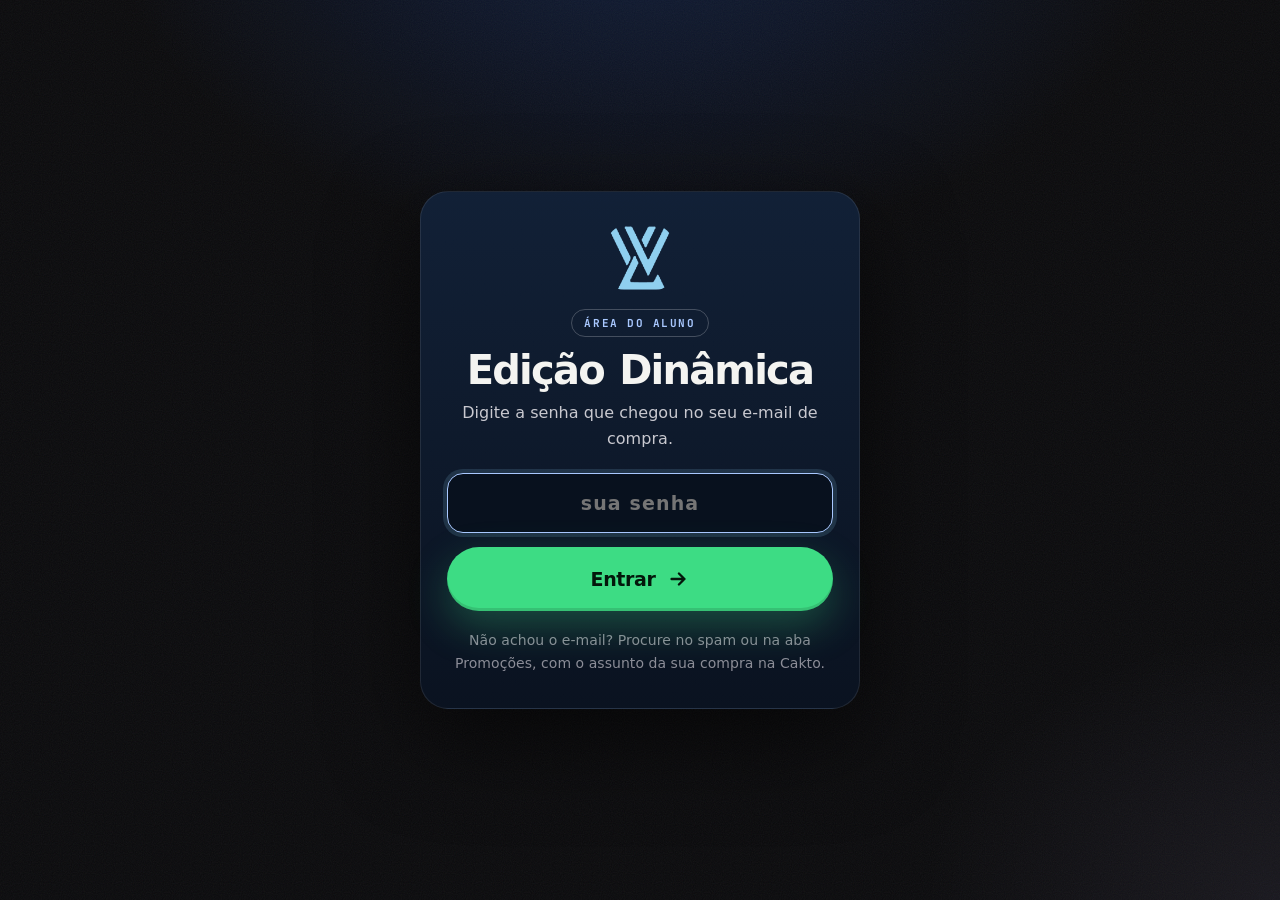
<file: edicao-magnetica/index.html>
<!doctype html>
<html lang="pt-BR">
<head>
<meta charset="utf-8">
<meta name="viewport" content="width=device-width, initial-scale=1, viewport-fit=cover">
<title>Área do aluno</title>
<meta name="robots" content="noindex, nofollow">
<meta name="theme-color" content="#070D17">
<link rel="preconnect" href="https://fonts.googleapis.com">
<link rel="preconnect" href="https://fonts.gstatic.com" crossorigin>
<link rel="stylesheet" href="https://fonts.googleapis.com/css2?family=Bricolage+Grotesque:opsz,wght@12..96,600;12..96,800&family=Instrument+Sans:wght@400;500;600;700&family=JetBrains+Mono:wght@500;700&display=swap">
<link rel="stylesheet" href="/assets/css/site.css">
<link rel="stylesheet" href="/assets/css/area.css">
<link rel="icon" type="image/png" href="/assets/img/favicon.png">
</head>
<body>
<div class="aurora" aria-hidden="true"></div>
<div class="grao" aria-hidden="true"></div>
<main class="miolo entrar">
  <form class="cartao-entrar" method="post" action="/api/entrar">
    <img src="/assets/img/logo.png" alt="Liniker Wambaster">
    <span class="selo-area">ÁREA DO ALUNO</span>
    <h1 style="margin-top:16px">Edição Dinâmica</h1>
    <p>Digite a senha que chegou no seu e-mail de compra.</p>
    <label for="senha" class="micro" style="position:absolute;left:-9999px">Senha</label>
    <input class="campo" id="senha" name="senha" type="password" autocomplete="current-password" placeholder="sua senha" required autofocus>
    <button class="cta" type="submit"><span>Entrar</span><svg viewBox="0 0 24 24" fill="none" stroke="currentColor" stroke-width="2.6" stroke-linecap="round" stroke-linejoin="round"><path d="M5 12h14M13 6l6 6-6 6"/></svg></button>
    <p class="erro-senha" id="erro" hidden>Senha incorreta. Confira no e-mail da compra e tente de novo.</p>
    <p class="dica-senha">Não achou o e-mail? Procure no spam ou na aba Promoções, com o assunto da sua compra na Cakto.</p>
  </form>
</main>
<script>
if (/[?&]erro=1/.test(location.search)) document.getElementById("erro").hidden = false;
</script>
</body>
</html>
</file>
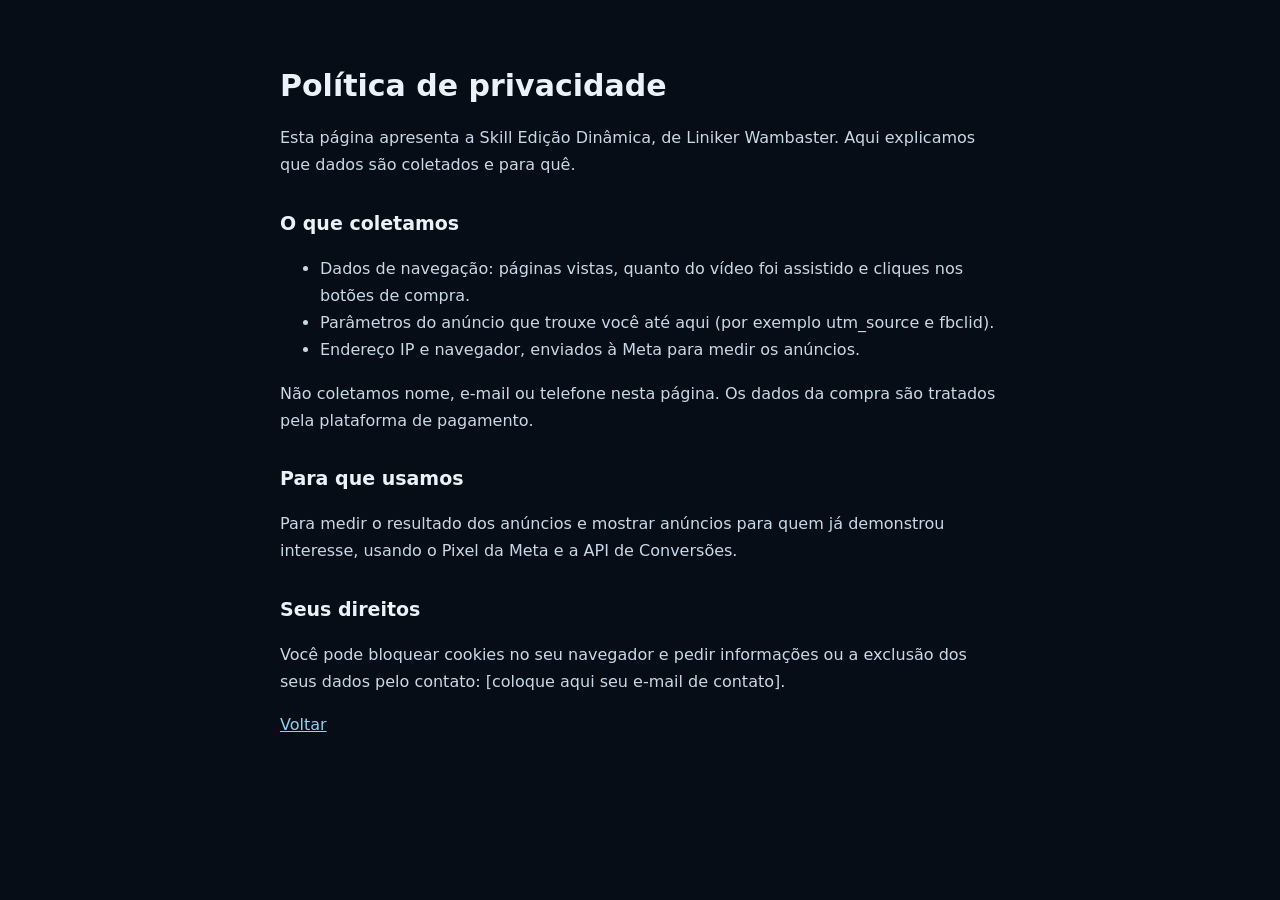
<file: privacidade.html>
<!doctype html>
<html lang="pt-BR">
<head>
<meta charset="utf-8">
<meta name="viewport" content="width=device-width, initial-scale=1">
<title>Política de privacidade · Skill Edição Dinâmica</title>
<style>body{margin:0;background:#070D17;color:#EAF3FA;font:16px/1.7 "Segoe UI",system-ui,sans-serif}main{max-width:720px;margin:0 auto;padding:48px max(18px,env(safe-area-inset-left,0px))}h1{font-size:30px;line-height:1.2}h2{font-size:19px;margin-top:28px}a{color:#8FCFEF}p,li{color:#C9D8E6}</style>
</head>
<body>
<main>
<h1>Política de privacidade</h1>
<p>Esta página apresenta a Skill Edição Dinâmica, de Liniker Wambaster. Aqui explicamos que dados são coletados e para quê.</p>
<h2>O que coletamos</h2>
<ul>
<li>Dados de navegação: páginas vistas, quanto do vídeo foi assistido e cliques nos botões de compra.</li>
<li>Parâmetros do anúncio que trouxe você até aqui (por exemplo utm_source e fbclid).</li>
<li>Endereço IP e navegador, enviados à Meta para medir os anúncios.</li>
</ul>
<p>Não coletamos nome, e-mail ou telefone nesta página. Os dados da compra são tratados pela plataforma de pagamento.</p>
<h2>Para que usamos</h2>
<p>Para medir o resultado dos anúncios e mostrar anúncios para quem já demonstrou interesse, usando o Pixel da Meta e a API de Conversões.</p>
<h2>Seus direitos</h2>
<p>Você pode bloquear cookies no seu navegador e pedir informações ou a exclusão dos seus dados pelo contato: [coloque aqui seu e-mail de contato].</p>
<p><a href="/">Voltar</a></p>
</main>
</body>
</html>
</file>
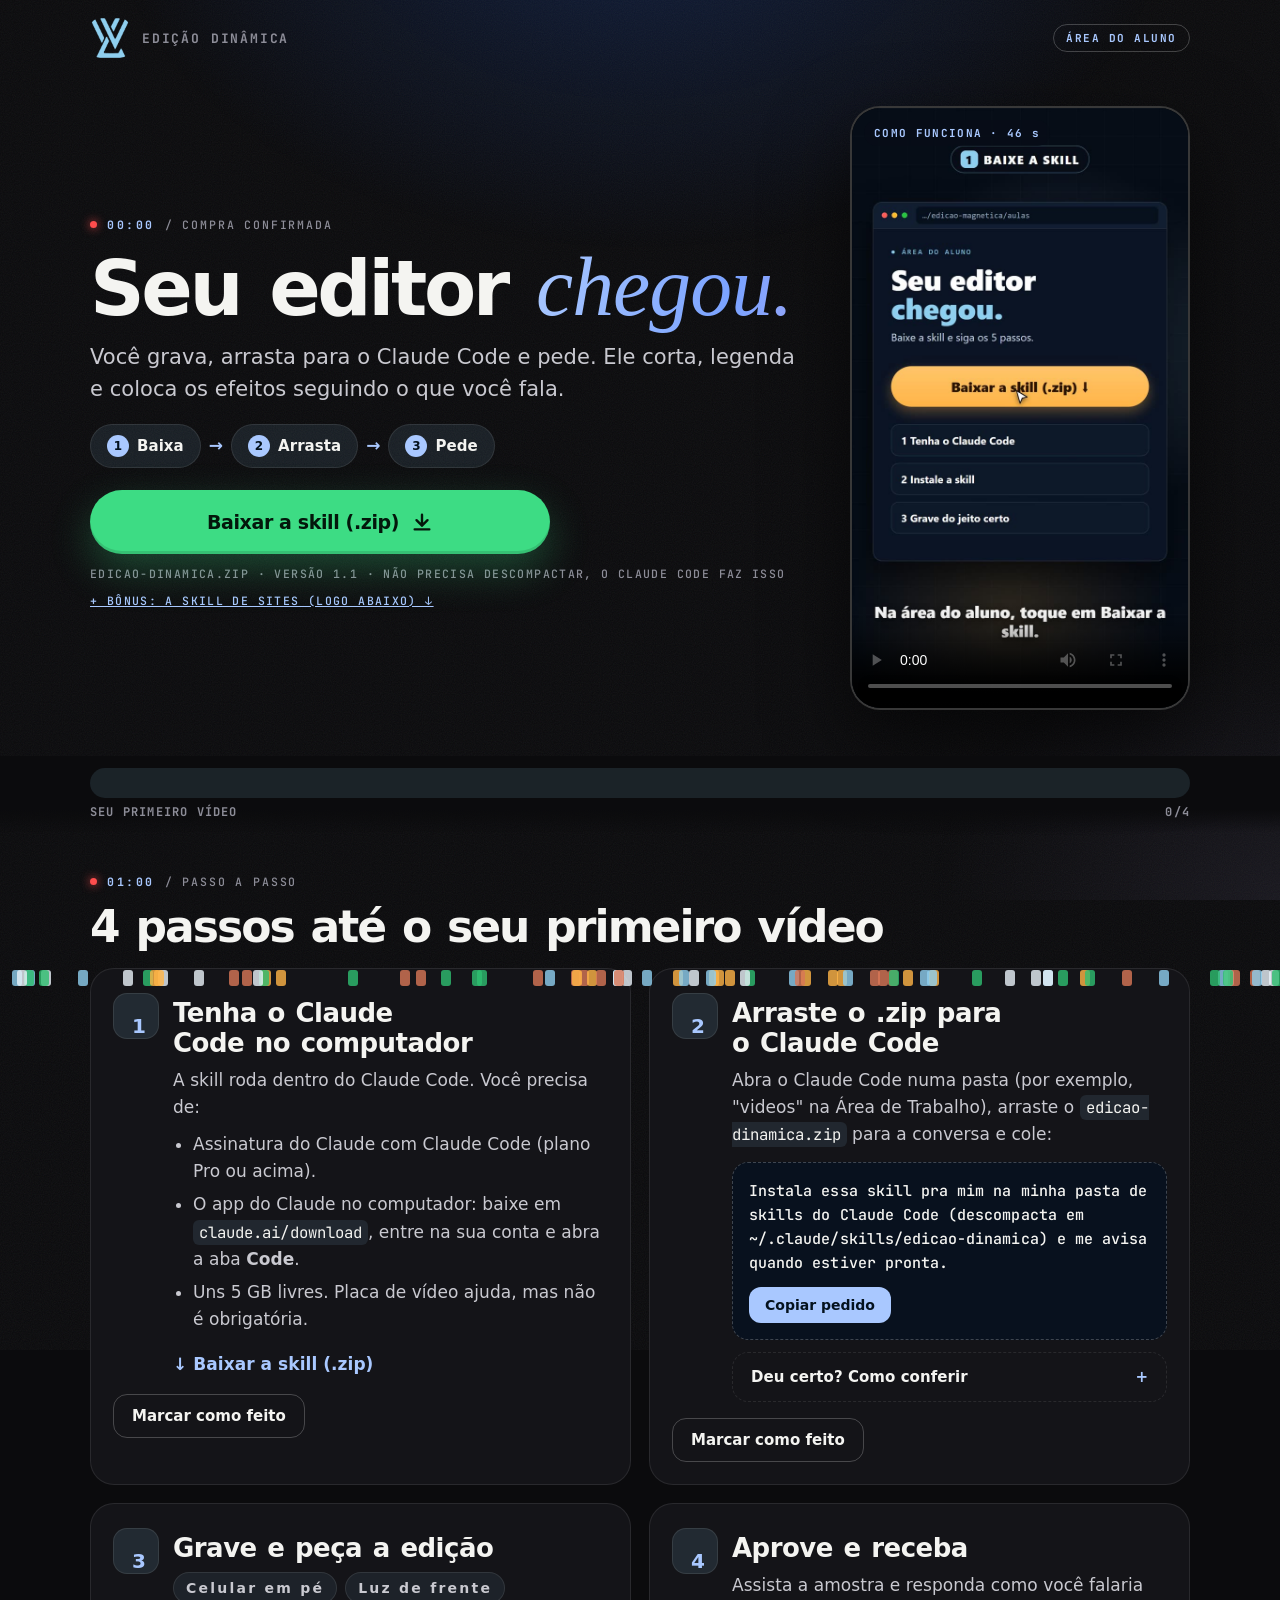
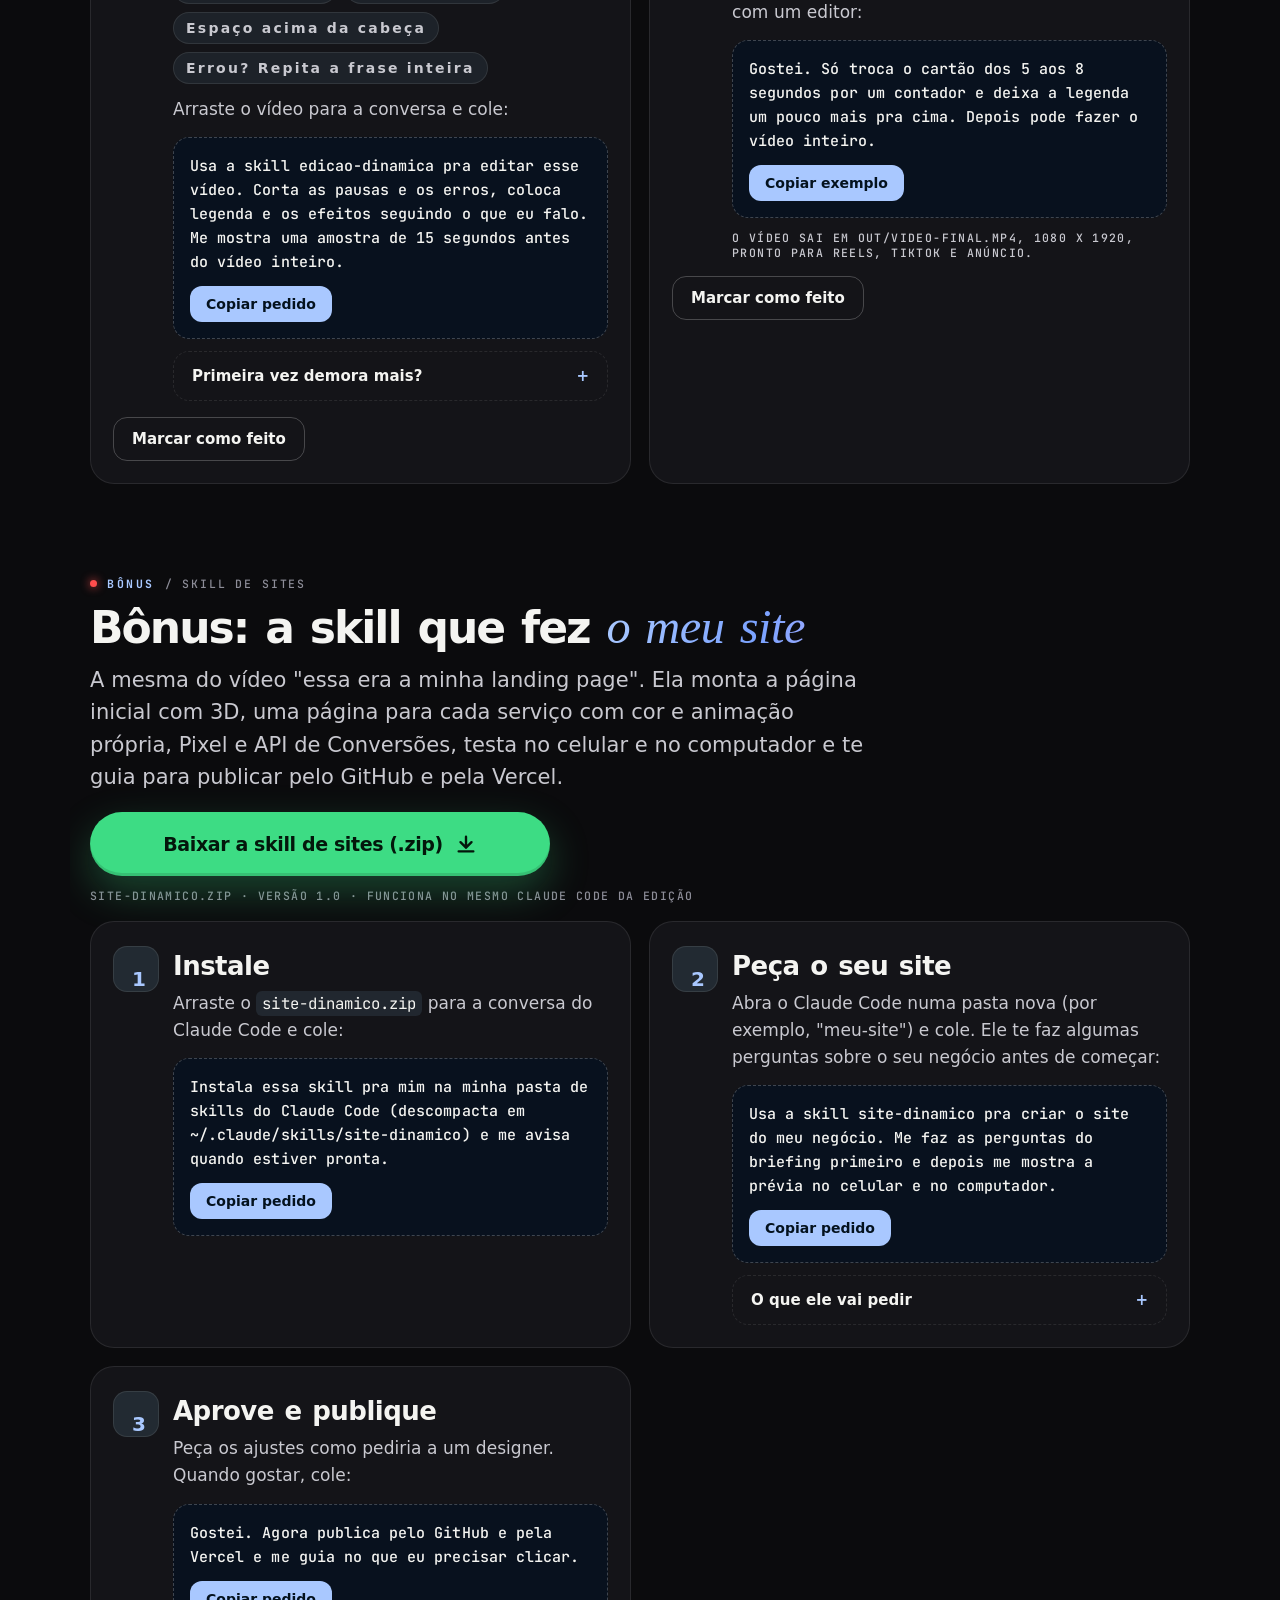
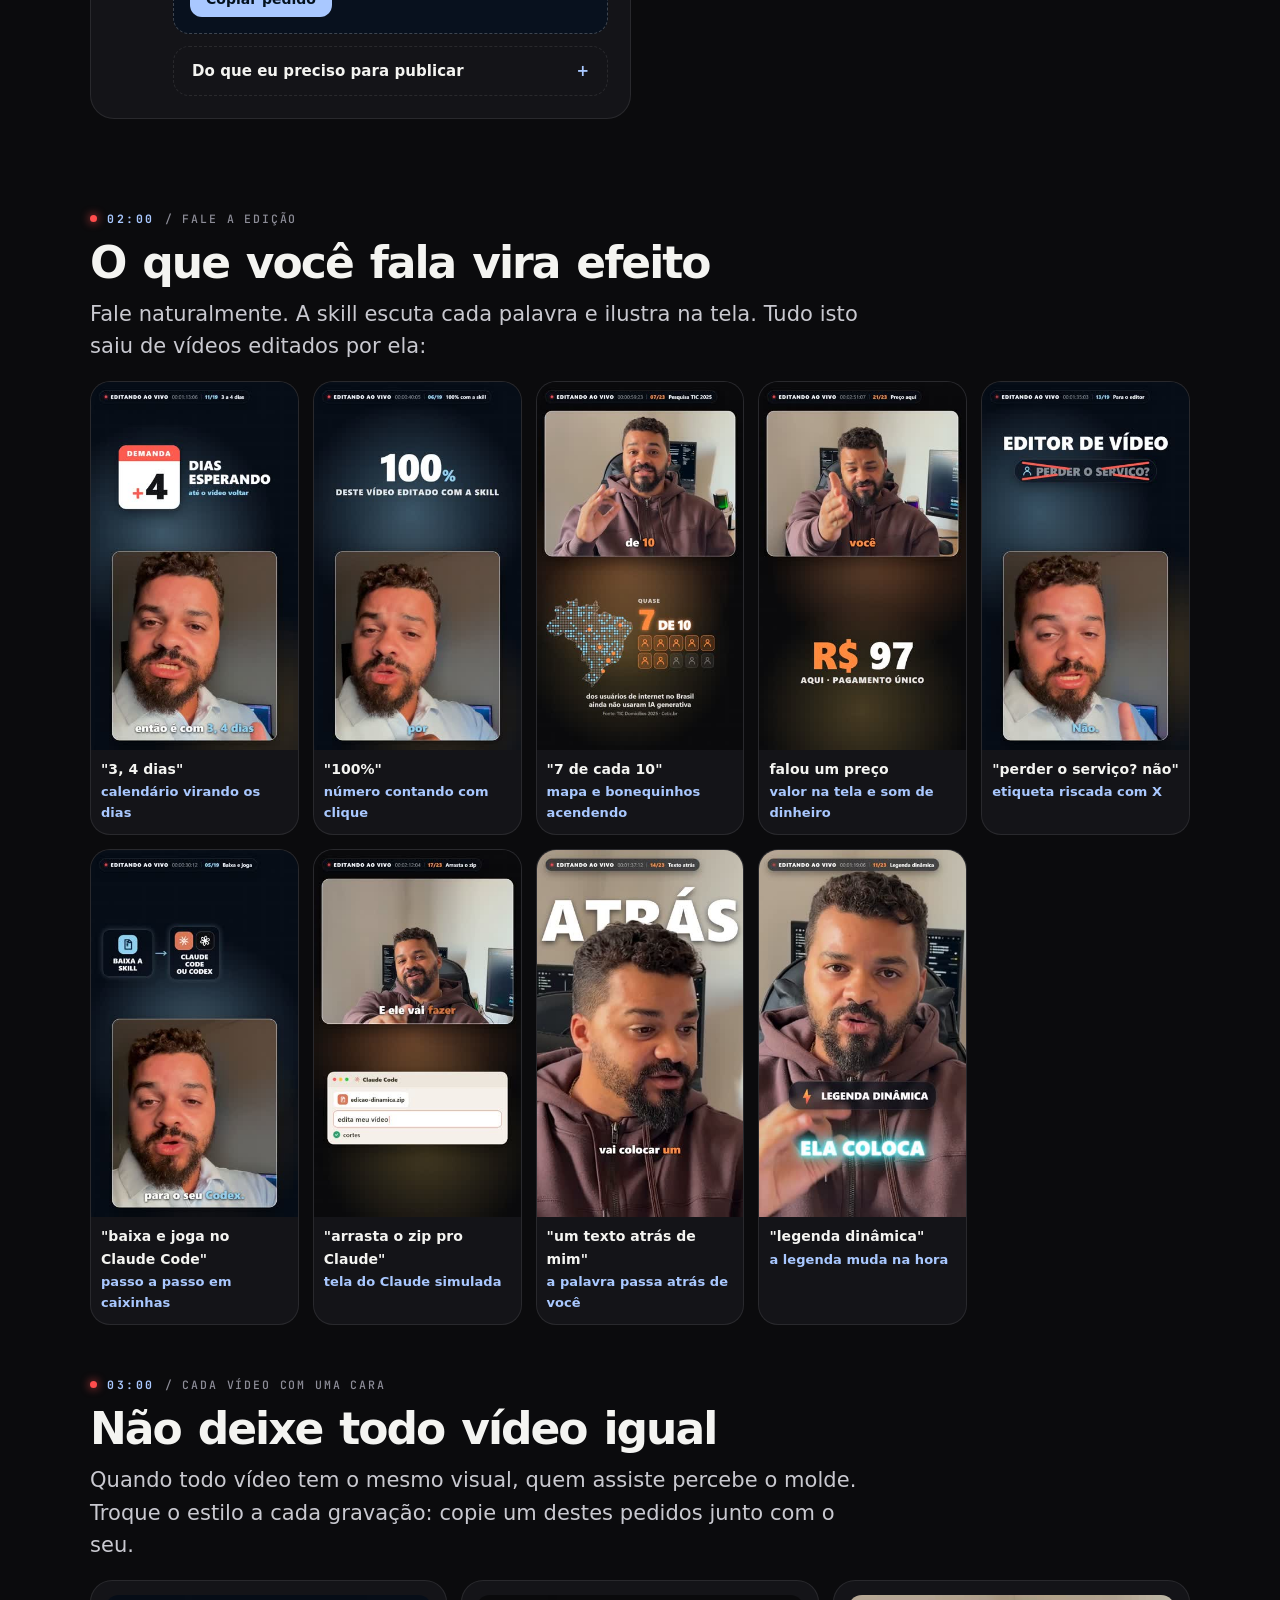
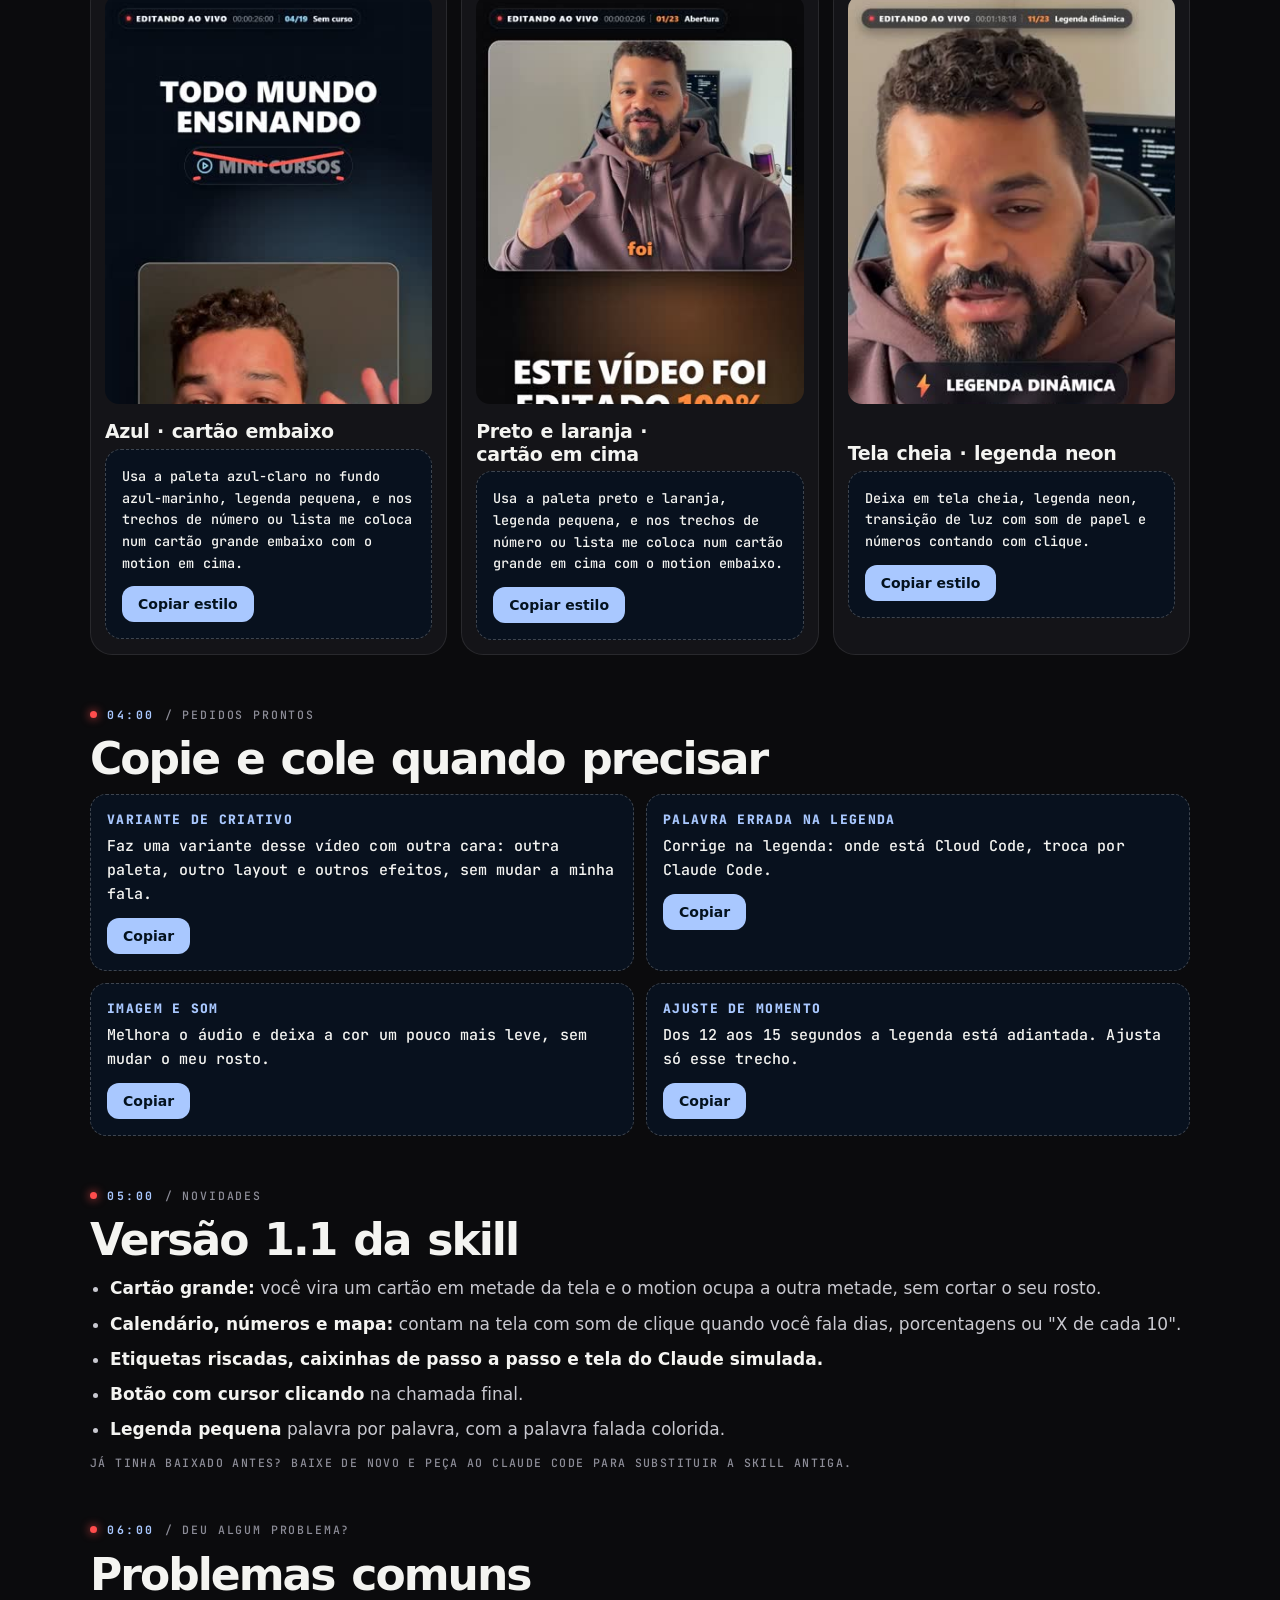
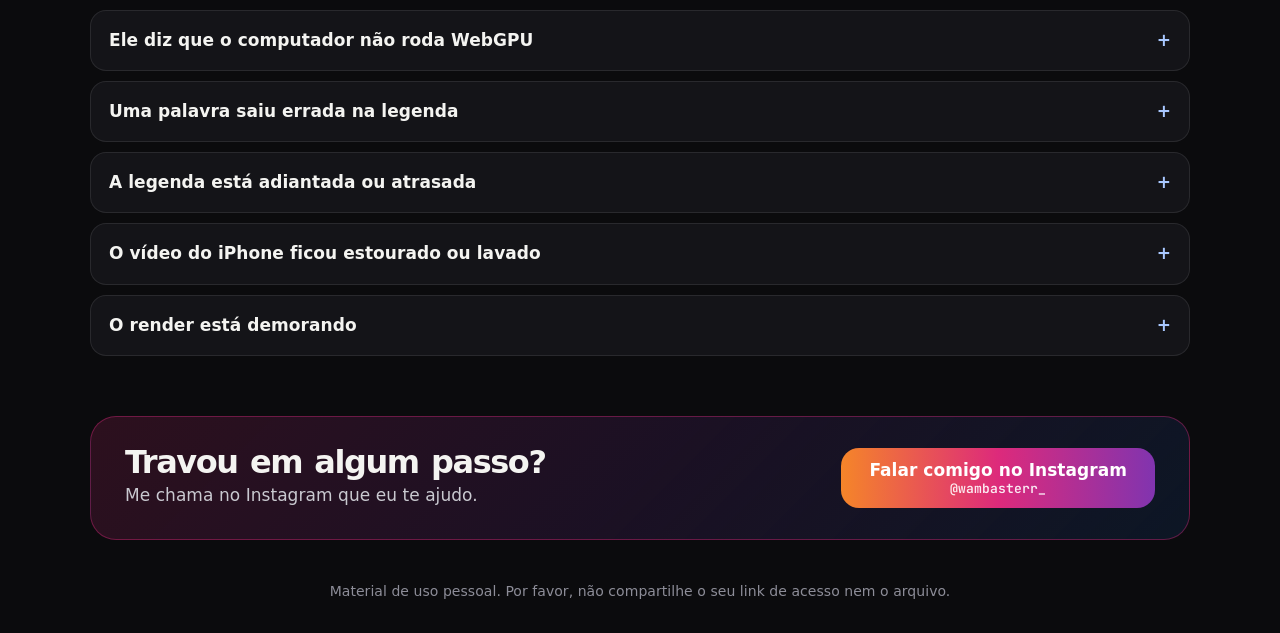
<file: api/_privado/area.html>
<!doctype html>
<html lang="pt-BR">
<head>
<meta charset="utf-8">
<meta name="viewport" content="width=device-width, initial-scale=1, viewport-fit=cover">
<title>Área do aluno · Edição Dinâmica</title>
<meta name="robots" content="noindex, nofollow">
<meta name="theme-color" content="#070D17">
<link rel="preconnect" href="https://fonts.googleapis.com">
<link rel="preconnect" href="https://fonts.gstatic.com" crossorigin>
<link rel="stylesheet" href="https://fonts.googleapis.com/css2?family=Bricolage+Grotesque:opsz,wght@12..96,600;12..96,800&family=Instrument+Sans:wght@400;500;600;700&family=JetBrains+Mono:wght@500;700&display=swap">
<link rel="stylesheet" href="/assets/css/site.css">
<link rel="stylesheet" href="/assets/css/area.css?v=3">
<link rel="icon" type="image/png" href="/assets/img/favicon.png">
<script>
  // celular ou computador: muda o que aparece no topo (a edição acontece no computador)
  document.documentElement.className += (matchMedia("(pointer: coarse)").matches && innerWidth < 900) ? " celular" : " computador";
  // a chave do link mágico chega depois do "#" (não vai para o servidor): guarda só para o botão "mandar pro computador"
  (function () {
    var m = location.hash.match(/k=([^&]+)/);
    if (m) {
      try { localStorage.setItem("area_chave", decodeURIComponent(m[1])); } catch (e) {}
      history.replaceState(null, "", location.pathname);
    }
  })();
</script>
</head>
<body>
<div class="aurora" aria-hidden="true"></div>
<div class="grao" aria-hidden="true"></div>

<div class="miolo">
  <header class="area-topo">
    <span class="marca"><img src="/assets/img/logo.png" alt="">Edição Dinâmica</span>
    <span class="selo-area">ÁREA DO ALUNO</span>
  </header>

  <section class="heroi">
    <div class="heroi-texto">
      <span class="tc">00:00 <b>/ compra confirmada</b></span>
      <h1>Seu editor <span class="grifo">chegou.</span></h1>
      <p class="lead">Você grava, arrasta para o Claude Code e pede. Ele corta, legenda e coloca os efeitos seguindo o que você fala.</p>
      <div class="fluxo-3">
        <span><i>1</i>Baixa</span><b aria-hidden="true">→</b>
        <span><i>2</i>Arrasta</span><b aria-hidden="true">→</b>
        <span><i>3</i>Pede</span>
      </div>

      <!-- CELULAR: a edição é no computador, então o primeiro passo é mandar o acesso pra ele -->
      <div class="no-celular so-celular">
        <strong>Você está no celular. A edição acontece no computador.</strong>
        <p>Mande este acesso para você e abra no computador (Windows ou Mac). Aqui embaixo você já vê como funciona.</p>
        <a class="btn-zap" id="zap" href="#" target="_blank" rel="noopener"><svg viewBox="0 0 24 24" fill="currentColor" aria-hidden="true"><path d="M12 2a10 10 0 0 0-8.6 15.1L2 22l5-1.3A10 10 0 1 0 12 2zm5.4 14.2c-.2.6-1.3 1.2-1.8 1.2-.5.1-1 .2-3.3-.7-2.8-1.1-4.5-3.9-4.7-4.1-.1-.2-1.1-1.5-1.1-2.9s.7-2.1 1-2.3c.3-.3.6-.3.8-.3h.6c.2 0 .4 0 .6.5l.8 2c.1.2.1.4 0 .5l-.4.6-.4.4c-.1.1-.3.3-.1.6.2.3.8 1.3 1.7 2.1 1.1 1 2.1 1.3 2.4 1.5.3.1.5.1.7-.1l.9-1.1c.2-.3.4-.2.7-.1l2 .9c.3.1.5.2.5.4.1.1.1.8-.2 1.4z"/></svg>Mandar pro meu WhatsApp</a>
        <div class="dupla">
          <button type="button" class="btn-linha" id="copiaLink">Copiar link</button>
          <a class="btn-linha" id="email" href="#">Mandar por e-mail</a>
        </div>
      </div>

      <!-- COMPUTADOR: baixar já -->
      <div class="baixar so-computador">
        <a class="cta" href="/edicao-magnetica/baixar" download><span>Baixar a skill (.zip)</span><svg viewBox="0 0 24 24" fill="none" stroke="currentColor" stroke-width="2.6" stroke-linecap="round" stroke-linejoin="round"><path d="M12 4v12M6 10l6 6 6-6M4 20h16"/></svg></a>
        <span class="micro">edicao-dinamica.zip · versão 1.1 · não precisa descompactar, o Claude Code faz isso</span>
        <a class="micro" href="#sites" style="color:var(--ceu)">+ Bônus: a skill de sites (logo abaixo) ↓</a>
      </div>
    </div>

    <div class="tela-tutorial">
      <video src="/assets/videos/tutorial.mp4" poster="/assets/videos/tutorial.jpg" controls playsinline preload="metadata"></video>
      <span class="etiqueta-tela">COMO FUNCIONA · 46 s</span>
    </div>
  </section>
</div>

<div class="progresso-aluno"><div class="miolo">
  <div class="trilho"><div class="enche" id="enche"></div></div>
  <div class="rotulo"><span>SEU PRIMEIRO VÍDEO</span><span id="conta">0/4</span></div>
</div></div>

<main class="miolo">
  <section class="bloco">
    <span class="tc">01:00 <b>/ passo a passo</b></span>
    <h2 class="titulo-bloco">4 passos até o seu primeiro vídeo</h2>
    <div class="passos">

      <article class="passo" data-passo="1">
        <div class="passo-topo"><span class="num">1</span><div>
          <h3>Tenha o Claude Code no computador</h3>
          <p>A skill roda dentro do Claude Code. Você precisa de:</p>
          <ul>
            <li>Assinatura do Claude com Claude Code (plano Pro ou acima).</li>
            <li>O app do Claude no computador: baixe em <code>claude.ai/download</code>, entre na sua conta e abra a aba <b>Code</b>.</li>
            <li>Uns 5 GB livres. Placa de vídeo ajuda, mas não é obrigatória.</li>
          </ul>
          <a class="baixar-mini" href="/edicao-magnetica/baixar" download>↓ Baixar a skill (.zip)</a>
        </div></div>
        <button class="feito-btn" type="button">Marcar como feito</button>
      </article>

      <article class="passo" data-passo="2">
        <div class="passo-topo"><span class="num">2</span><div>
          <h3>Arraste o .zip para o Claude Code</h3>
          <p>Abra o Claude Code numa pasta (por exemplo, "videos" na Área de Trabalho), arraste o <code>edicao-dinamica.zip</code> para a conversa e cole:</p>
          <div class="copiar"><span>Instala essa skill pra mim na minha pasta de skills do Claude Code (descompacta em ~/.claude/skills/edicao-dinamica) e me avisa quando estiver pronta.</span><button type="button">Copiar pedido</button></div>
          <details class="mais"><summary>Deu certo? Como conferir</summary><p>Pergunte ao Claude Code: "quais skills você tem?". A <b>edicao-dinamica</b> tem que aparecer. Prefere na mão? Descompacte a pasta em <code>C:\Users\SEU-USUÁRIO\.claude\skills</code> (Windows) ou <code>~/.claude/skills</code> (Mac).</p></details>
        </div></div>
        <button class="feito-btn" type="button">Marcar como feito</button>
      </article>

      <article class="passo" data-passo="3">
        <div class="passo-topo"><span class="num">3</span><div>
          <h3>Grave e peça a edição</h3>
          <div class="chips">
            <span>Celular em pé</span><span>Luz de frente</span><span>Espaço acima da cabeça</span><span>Errou? Repita a frase inteira</span>
          </div>
          <p>Arraste o vídeo para a conversa e cole:</p>
          <div class="copiar"><span>Usa a skill edicao-dinamica pra editar esse vídeo. Corta as pausas e os erros, coloca legenda e os efeitos seguindo o que eu falo. Me mostra uma amostra de 15 segundos antes do vídeo inteiro.</span><button type="button">Copiar pedido</button></div>
          <details class="mais"><summary>Primeira vez demora mais?</summary><p>Sim, só na primeira: ele instala o que faltar (Node.js e ffmpeg) e baixa o modelo que transcreve a sua fala. Gravou na horizontal? Ele vira vertical acompanhando você.</p></details>
        </div></div>
        <button class="feito-btn" type="button">Marcar como feito</button>
      </article>

      <article class="passo" data-passo="4">
        <div class="passo-topo"><span class="num">4</span><div>
          <h3>Aprove e receba</h3>
          <p>Assista a amostra e responda como você falaria com um editor:</p>
          <div class="copiar"><span>Gostei. Só troca o cartão dos 5 aos 8 segundos por um contador e deixa a legenda um pouco mais pra cima. Depois pode fazer o vídeo inteiro.</span><button type="button">Copiar exemplo</button></div>
          <p class="micro" style="margin-top:12px">O vídeo sai em out/video-final.mp4, 1080 x 1920, pronto para Reels, TikTok e anúncio.</p>
        </div></div>
        <button class="feito-btn" type="button">Marcar como feito</button>
      </article>
    </div>

    <div class="parabens" id="parabens">
      <h2>Primeiro vídeo editado. 🎬</h2>
      <p>Agora é repetir: grava, arrasta, pede. E troque a cara de cada vídeo (logo abaixo).</p>
    </div>
  </section>

  <section class="bloco" id="sites">
    <span class="tc">BÔNUS <b>/ skill de sites</b></span>
    <h2 class="titulo-bloco">Bônus: a skill que fez <span class="grifo">o meu site</span></h2>
    <p class="lead">A mesma do vídeo "essa era a minha landing page". Ela monta a página inicial com 3D, uma página para cada serviço com cor e animação própria, Pixel e API de Conversões, testa no celular e no computador e te guia para publicar pelo GitHub e pela Vercel.</p>
    <div class="baixar so-computador">
      <a class="cta" href="/edicao-magnetica/baixar?skill=sites" download><span>Baixar a skill de sites (.zip)</span><svg viewBox="0 0 24 24" fill="none" stroke="currentColor" stroke-width="2.6" stroke-linecap="round" stroke-linejoin="round"><path d="M12 4v12M6 10l6 6 6-6M4 20h16"/></svg></a>
      <span class="micro">site-dinamico.zip · versão 1.0 · funciona no mesmo Claude Code da edição</span>
    </div>
    <p class="micro so-celular">Abra este acesso no computador para baixar a skill de sites.</p>
    <div class="passos">
      <article class="passo-b"><div class="passo-topo"><span class="num">1</span><div>
        <h3>Instale</h3>
        <p>Arraste o <code>site-dinamico.zip</code> para a conversa do Claude Code e cole:</p>
        <div class="copiar"><span>Instala essa skill pra mim na minha pasta de skills do Claude Code (descompacta em ~/.claude/skills/site-dinamico) e me avisa quando estiver pronta.</span><button type="button">Copiar pedido</button></div>
      </div></div></article>
      <article class="passo-b"><div class="passo-topo"><span class="num">2</span><div>
        <h3>Peça o seu site</h3>
        <p>Abra o Claude Code numa pasta nova (por exemplo, "meu-site") e cole. Ele te faz algumas perguntas sobre o seu negócio antes de começar:</p>
        <div class="copiar"><span>Usa a skill site-dinamico pra criar o site do meu negócio. Me faz as perguntas do briefing primeiro e depois me mostra a prévia no celular e no computador.</span><button type="button">Copiar pedido</button></div>
        <details class="mais"><summary>O que ele vai pedir</summary><p>Nome, serviços, WhatsApp ou Instagram, fotos e logo (se tiver) e o ID do Pixel (se você anuncia). Já tem site ou Instagram? Mande o link que ele aproveita os textos.</p></details>
      </div></div></article>
      <article class="passo-b"><div class="passo-topo"><span class="num">3</span><div>
        <h3>Aprove e publique</h3>
        <p>Peça os ajustes como pediria a um designer. Quando gostar, cole:</p>
        <div class="copiar"><span>Gostei. Agora publica pelo GitHub e pela Vercel e me guia no que eu precisar clicar.</span><button type="button">Copiar pedido</button></div>
        <details class="mais"><summary>Do que eu preciso para publicar</summary><p>Conta grátis no GitHub e na Vercel (ele te guia). Domínio próprio é opcional: o site sai primeiro num endereço .vercel.app. O token da API de Conversões você mesmo cola na Vercel; ele explica onde gerar.</p></details>
      </div></div></article>
    </div>
  </section>

  <section class="bloco">
    <span class="tc">02:00 <b>/ fale a edição</b></span>
    <h2 class="titulo-bloco">O que você fala vira efeito</h2>
    <p class="lead">Fale naturalmente. A skill escuta cada palavra e ilustra na tela. Tudo isto saiu de vídeos editados por ela:</p>
    <div class="galeria-efeitos">
      <figure class="efeito"><video data-src="/assets/area/calendario.mp4" poster="/assets/area/calendario.jpg" muted loop playsinline preload="none"></video><figcaption><em>"3, 4 dias"</em><span>calendário virando os dias</span></figcaption></figure>
      <figure class="efeito"><video data-src="/assets/area/contagem.mp4" poster="/assets/area/contagem.jpg" muted loop playsinline preload="none"></video><figcaption><em>"100%"</em><span>número contando com clique</span></figcaption></figure>
      <figure class="efeito"><video data-src="/assets/area/brasil.mp4" poster="/assets/area/brasil.jpg" muted loop playsinline preload="none"></video><figcaption><em>"7 de cada 10"</em><span>mapa e bonequinhos acendendo</span></figcaption></figure>
      <figure class="efeito"><video data-src="/assets/area/preco.mp4" poster="/assets/area/preco.jpg" muted loop playsinline preload="none"></video><figcaption><em>falou um preço</em><span>valor na tela e som de dinheiro</span></figcaption></figure>
      <figure class="efeito"><video data-src="/assets/area/riscado.mp4" poster="/assets/area/riscado.jpg" muted loop playsinline preload="none"></video><figcaption><em>"perder o serviço? não"</em><span>etiqueta riscada com X</span></figcaption></figure>
      <figure class="efeito"><video data-src="/assets/area/logos.mp4" poster="/assets/area/logos.jpg" muted loop playsinline preload="none"></video><figcaption><em>"baixa e joga no Claude Code"</em><span>passo a passo em caixinhas</span></figcaption></figure>
      <figure class="efeito"><video data-src="/assets/area/claude.mp4" poster="/assets/area/claude.jpg" muted loop playsinline preload="none"></video><figcaption><em>"arrasta o zip pro Claude"</em><span>tela do Claude simulada</span></figcaption></figure>
      <figure class="efeito"><video data-src="/assets/area/atras.mp4" poster="/assets/area/atras.jpg" muted loop playsinline preload="none"></video><figcaption><em>"um texto atrás de mim"</em><span>a palavra passa atrás de você</span></figcaption></figure>
      <figure class="efeito"><video data-src="/assets/area/neon.mp4" poster="/assets/area/neon.jpg" muted loop playsinline preload="none"></video><figcaption><em>"legenda dinâmica"</em><span>a legenda muda na hora</span></figcaption></figure>
    </div>
  </section>

  <section class="bloco">
    <span class="tc">03:00 <b>/ cada vídeo com uma cara</b></span>
    <h2 class="titulo-bloco">Não deixe todo vídeo igual</h2>
    <p class="lead">Quando todo vídeo tem o mesmo visual, quem assiste percebe o molde. Troque o estilo a cada gravação: copie um destes pedidos junto com o seu.</p>
    <div class="estilos">
      <article class="estilo">
        <img src="/assets/area/estilo-azul.jpg" alt="Exemplo: azul com você num cartão embaixo" loading="lazy">
        <div><h3>Azul · cartão embaixo</h3>
        <div class="copiar"><span>Usa a paleta azul-claro no fundo azul-marinho, legenda pequena, e nos trechos de número ou lista me coloca num cartão grande embaixo com o motion em cima.</span><button type="button">Copiar estilo</button></div></div>
      </article>
      <article class="estilo">
        <img src="/assets/area/estilo-laranja.jpg" alt="Exemplo: preto e laranja com você num cartão em cima" loading="lazy">
        <div><h3>Preto e laranja · cartão em cima</h3>
        <div class="copiar"><span>Usa a paleta preto e laranja, legenda pequena, e nos trechos de número ou lista me coloca num cartão grande em cima com o motion embaixo.</span><button type="button">Copiar estilo</button></div></div>
      </article>
      <article class="estilo">
        <img src="/assets/area/estilo-neon.jpg" alt="Exemplo: tela cheia com legenda neon" loading="lazy">
        <div><h3>Tela cheia · legenda neon</h3>
        <div class="copiar"><span>Deixa em tela cheia, legenda neon, transição de luz com som de papel e números contando com clique.</span><button type="button">Copiar estilo</button></div></div>
      </article>
    </div>
  </section>

  <section class="bloco">
    <span class="tc">04:00 <b>/ pedidos prontos</b></span>
    <h2 class="titulo-bloco">Copie e cole quando precisar</h2>
    <div class="pedidos">
      <div class="copiar"><strong>Variante de criativo</strong><span>Faz uma variante desse vídeo com outra cara: outra paleta, outro layout e outros efeitos, sem mudar a minha fala.</span><button type="button">Copiar</button></div>
      <div class="copiar"><strong>Palavra errada na legenda</strong><span>Corrige na legenda: onde está Cloud Code, troca por Claude Code.</span><button type="button">Copiar</button></div>
      <div class="copiar"><strong>Imagem e som</strong><span>Melhora o áudio e deixa a cor um pouco mais leve, sem mudar o meu rosto.</span><button type="button">Copiar</button></div>
      <div class="copiar"><strong>Ajuste de momento</strong><span>Dos 12 aos 15 segundos a legenda está adiantada. Ajusta só esse trecho.</span><button type="button">Copiar</button></div>
    </div>
  </section>

  <section class="bloco">
    <span class="tc">05:00 <b>/ novidades</b></span>
    <h2 class="titulo-bloco">Versão 1.1 da skill</h2>
    <ul class="novidades">
      <li><b>Cartão grande:</b> você vira um cartão em metade da tela e o motion ocupa a outra metade, sem cortar o seu rosto.</li>
      <li><b>Calendário, números e mapa:</b> contam na tela com som de clique quando você fala dias, porcentagens ou "X de cada 10".</li>
      <li><b>Etiquetas riscadas, caixinhas de passo a passo e tela do Claude simulada.</b></li>
      <li><b>Botão com cursor clicando</b> na chamada final.</li>
      <li><b>Legenda pequena</b> palavra por palavra, com a palavra falada colorida.</li>
    </ul>
    <p class="micro">Já tinha baixado antes? Baixe de novo e peça ao Claude Code para substituir a skill antiga.</p>
  </section>

  <section class="bloco">
    <span class="tc">06:00 <b>/ deu algum problema?</b></span>
    <h2 class="titulo-bloco">Problemas comuns</h2>
    <details><summary>Ele diz que o computador não roda WebGPU</summary><p>Atualize o driver da placa de vídeo e reinicie. Se continuar, peça: "transcreve o vídeo pelo processador, com o faster-whisper". Fica mais lento, mas funciona.</p></details>
    <details><summary>Uma palavra saiu errada na legenda</summary><p>Peça: "corrige na legenda: onde está X, troca por Y". Ele guarda a correção no plano do vídeo.</p></details>
    <details><summary>A legenda está adiantada ou atrasada</summary><p>Diga o momento: "dos 12 aos 15 segundos a legenda está adiantada". Ele ajusta os cortes daquele trecho.</p></details>
    <details><summary>O vídeo do iPhone ficou estourado ou lavado</summary><p>Peça para ele preparar o vídeo de novo com o script de preparo da skill: ele faz a conversão certa do HDR do iPhone.</p></details>
    <details><summary>O render está demorando</summary><p>É normal: alguns minutos por minuto de vídeo num notebook comum. Por isso a amostra de 15 segundos vem antes.</p></details>
  </section>

  <section class="suporte">
    <div>
      <h2>Travou em algum passo?</h2>
      <p>Me chama no Instagram que eu te ajudo.</p>
    </div>
    <a class="btn-insta" href="https://ig.me/m/wambasterr_" target="_blank" rel="noopener">Falar comigo no Instagram<small>@wambasterr_</small></a>
  </section>

  <p class="rodape-area">Material de uso pessoal. Por favor, não compartilhe o seu link de acesso nem o arquivo.</p>
</main>

<div class="barra-baixo so-celular"><a href="#" id="zap2">Mandar acesso pro computador</a></div>

<script>
(function () {
  var $ = function (s) { return document.querySelector(s); };
  var todos = function (s) { return Array.prototype.slice.call(document.querySelectorAll(s)); };

  // ---------- mandar o acesso pro computador (WhatsApp, e-mail, copiar)
  var chave = "";
  try { chave = localStorage.getItem("area_chave") || ""; } catch (e) {}
  var link = location.origin + "/edicao-magnetica" + (chave ? "?chave=" + encodeURIComponent(chave) : "");
  var texto = "Meu acesso à Edição Dinâmica (abrir no computador): " + link + (chave ? "" : " (entra com o link do e-mail da compra)");
  ["#zap", "#zap2"].forEach(function (id) { var a = $(id); if (a) { a.href = "https://wa.me/?text=" + encodeURIComponent(texto); a.target = "_blank"; } });
  var em = $("#email"); if (em) em.href = "mailto:?subject=" + encodeURIComponent("Meu acesso à Edição Dinâmica") + "&body=" + encodeURIComponent(texto);
  var cl = $("#copiaLink");
  if (cl) cl.addEventListener("click", function () {
    var ok = function () { cl.textContent = "Link copiado!"; setTimeout(function () { cl.textContent = "Copiar link"; }, 1800); };
    if (navigator.clipboard) navigator.clipboard.writeText(link).then(ok, ok); else ok();
  });

  // ---------- progresso dos passos (fica salvo no aparelho)
  var passos = todos(".passo");
  var feitos = {};
  try { feitos = JSON.parse(localStorage.getItem("area_passos") || "{}") || {}; } catch (e) { feitos = {}; }
  var salvar = function () { try { localStorage.setItem("area_passos", JSON.stringify(feitos)); } catch (e) {} };
  var confete = function () {
    var cores = ["#8FCFEF", "#FFB547", "#2FBF71", "#D97757", "#EAF3FA"];
    for (var i = 0; i < 80; i++) {
      var c = document.createElement("i");
      c.className = "confete";
      c.style.left = Math.random() * 100 + "vw";
      c.style.background = cores[i % cores.length];
      c.style.animationDelay = Math.random() * 0.6 + "s";
      document.body.appendChild(c);
      setTimeout(function (el) { el.remove(); }, 3400, c);
    }
  };
  var atualiza = function (comemorar) {
    var n = 0;
    passos.forEach(function (p) {
      var ok = !!feitos[p.dataset.passo];
      p.classList.toggle("feito", ok);
      p.querySelector(".feito-btn").textContent = ok ? "✓ Feito" : "Marcar como feito";
      if (ok) n++;
    });
    $("#enche").style.width = (n / passos.length) * 100 + "%";
    $("#conta").textContent = n + "/" + passos.length;
    var tudo = n === passos.length;
    $("#parabens").classList.toggle("ver", tudo);
    if (tudo && comemorar) confete();
  };
  passos.forEach(function (p) {
    p.querySelector(".feito-btn").addEventListener("click", function () {
      feitos[p.dataset.passo] = !feitos[p.dataset.passo];
      salvar();
      atualiza(true);
    });
  });

  // ---------- botões de copiar
  todos(".copiar button").forEach(function (b) {
    b.addEventListener("click", function () {
      var t = b.parentNode.querySelector("span").textContent;
      var o = b.textContent;
      var ok = function () { b.textContent = "Copiado!"; b.classList.add("ok"); setTimeout(function () { b.textContent = o; b.classList.remove("ok"); }, 1600); };
      if (navigator.clipboard) navigator.clipboard.writeText(t).then(ok, ok); else ok();
    });
  });

  // ---------- vídeos dos efeitos: carregam e tocam só quando aparecem na tela
  var vids = todos(".efeito video");
  if ("IntersectionObserver" in window) {
    var io = new IntersectionObserver(function (es) {
      es.forEach(function (en) {
        var v = en.target;
        if (en.isIntersecting) { if (!v.src) v.src = v.dataset.src; var p = v.play(); if (p && p.catch) p.catch(function () {}); }
        else v.pause();
      });
    }, { rootMargin: "120px" });
    vids.forEach(function (v) { io.observe(v); });
  } else vids.forEach(function (v) { v.src = v.dataset.src; });

  // barra de baixo (celular): aparece só depois que o cartão verde do topo sai da tela
  var barra = $(".barra-baixo"), cartao = $(".no-celular");
  if (barra && cartao && "IntersectionObserver" in window) {
    new IntersectionObserver(function (es) { barra.classList.toggle("ver", !es[0].isIntersecting && es[0].boundingClientRect.top < 0); }).observe(cartao);
  }

  // primeira visita: confete de boas-vindas
  try { if (!localStorage.getItem("area_boas")) { localStorage.setItem("area_boas", "1"); setTimeout(confete, 500); } } catch (e) {}
  atualiza(false);
})();
</script>
</body>
</html>
</file>
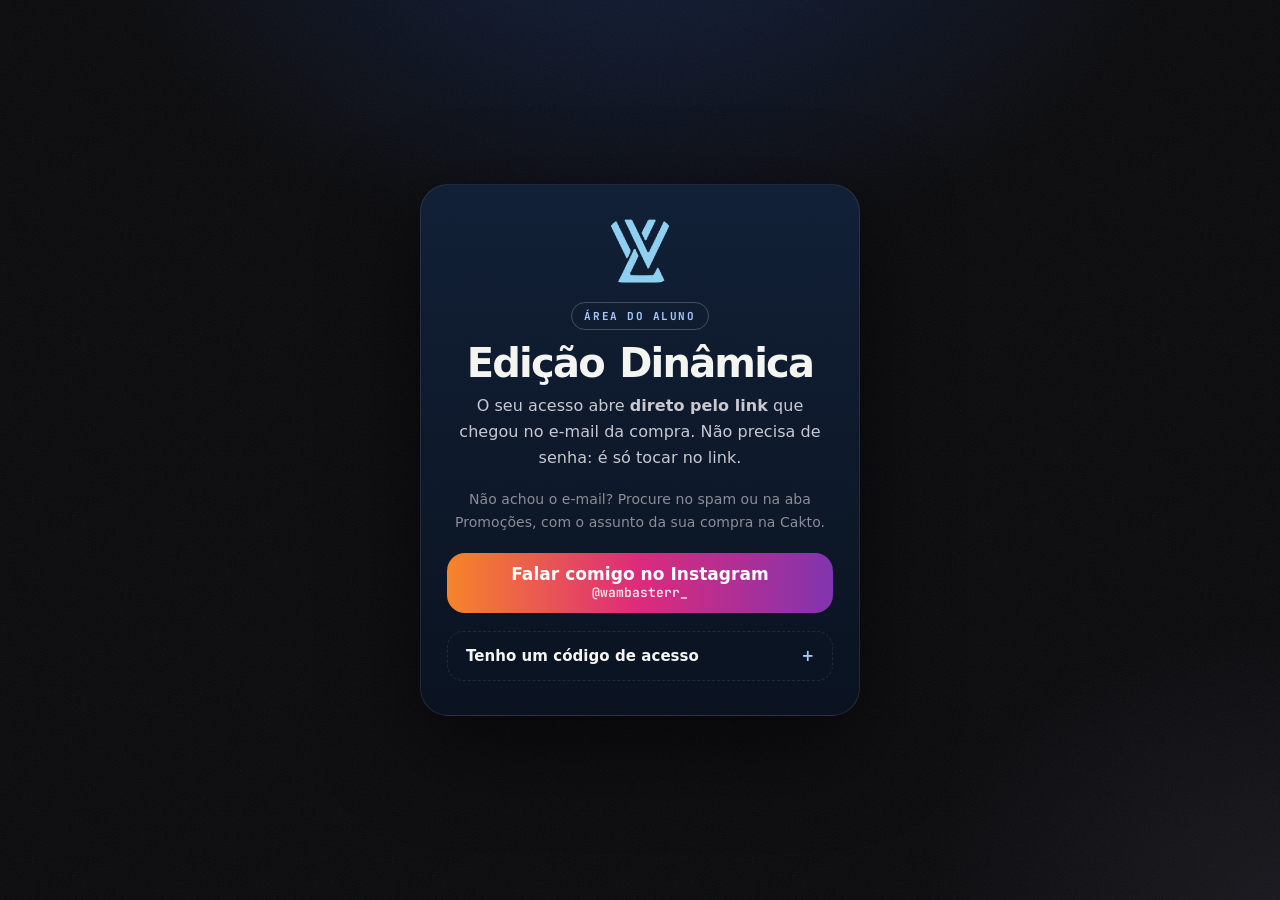
<file: api/_privado/portao.html>
<!doctype html>
<html lang="pt-BR">
<head>
<meta charset="utf-8">
<meta name="viewport" content="width=device-width, initial-scale=1, viewport-fit=cover">
<title>Área do aluno · Edição Dinâmica</title>
<meta name="robots" content="noindex, nofollow">
<meta name="theme-color" content="#070D17">
<link rel="preconnect" href="https://fonts.googleapis.com">
<link rel="preconnect" href="https://fonts.gstatic.com" crossorigin>
<link rel="stylesheet" href="https://fonts.googleapis.com/css2?family=Bricolage+Grotesque:opsz,wght@12..96,600;12..96,800&family=Instrument+Sans:wght@400;500;600;700&family=JetBrains+Mono:wght@500;700&display=swap">
<link rel="stylesheet" href="/assets/css/site.css">
<link rel="stylesheet" href="/assets/css/area.css?v=2">
<link rel="icon" type="image/png" href="/assets/img/favicon.png">
</head>
<body>
<div class="aurora" aria-hidden="true"></div>
<div class="grao" aria-hidden="true"></div>
<main class="miolo entrar">
  <div class="cartao-entrar">
    <img src="/assets/img/logo.png" alt="Liniker Wambaster">
    <span class="selo-area">ÁREA DO ALUNO</span>
    <h1 style="margin-top:16px">Edição Dinâmica</h1>
    <p class="erro-senha" id="erro" hidden>Esse link não abriu. Use o link do e-mail da compra (o mais recente) ou fale comigo.</p>
    <p>O seu acesso abre <b>direto pelo link</b> que chegou no e-mail da compra. Não precisa de senha: é só tocar no link.</p>
    <p class="dica-senha">Não achou o e-mail? Procure no spam ou na aba Promoções, com o assunto da sua compra na Cakto.</p>
    <a class="btn-insta" style="margin-top:20px" href="https://ig.me/m/wambasterr_" target="_blank" rel="noopener">Falar comigo no Instagram<small>@wambasterr_</small></a>
    <details class="mais" style="margin-top:18px;text-align:left">
      <summary>Tenho um código de acesso</summary>
      <form method="post" action="/api/entrar" style="padding-bottom:14px">
        <label for="senha" style="position:absolute;left:-9999px">Código</label>
        <input class="campo" id="senha" name="senha" type="text" autocomplete="off" autocapitalize="none" placeholder="código" required style="margin-top:4px">
        <button class="cta" type="submit" style="width:100%"><span>Entrar</span></button>
      </form>
    </details>
  </div>
</main>
<script>
if (/[?&]erro=1/.test(location.search)) document.getElementById("erro").hidden = false;
</script>
</body>
</html>
</file>
<file: assets/css/site.css>
/* Conceito: "editorial em movimento". A mesma linguagem da VSL v3: preto quase puro, títulos em Inter Tight bem juntinhos,
   a palavra de destaque em Instrument Serif itálico com degradê, etiquetas em JetBrains Mono caixa alta,
   faixas azul-elétrico com palavra gigante e o botão de compra verde (o mesmo do "Clique aqui abaixo" do vídeo). */
:root {
  --tinta: #0B0B0D;
  --tinta-2: #0F0F12;
  --painel: #141418;
  --painel-2: #1C1C22;
  --linha: rgba(255, 255, 255, .09);
  --linha-forte: rgba(255, 255, 255, .22);
  --ceu: #A9C8FF;          /* azul claro: etiquetas e detalhes */
  --azul: #2563EB;         /* azul elétrico das telas cheias */
  --azul-2: #5B8CFF;
  --lilas: #C4B5FD;
  --papel: #F4F4F1;
  --suave: #C9C9D0;
  --nevoa: #8D8D98;
  --corte: #FF4D4D;
  --claude: #D97757;
  --compra: #3DDC84;       /* só nos botões de compra */
  --compra-tinta: #03170B;
  --degrade: linear-gradient(100deg, #A9C8FF 0%, #7AA2FF 35%, #C4B5FD 65%, #A9C8FF 100%);
  --display: "Inter Tight", "Arial Narrow", system-ui, sans-serif;
  --texto: "Inter Tight", "Segoe UI", system-ui, sans-serif;
  --serif: "Instrument Serif", Georgia, "Times New Roman", serif;
  --mono: "JetBrains Mono", ui-monospace, "Cascadia Mono", Consolas, monospace;
  --topo-seguro: env(safe-area-inset-top, 0px);
  color-scheme: dark;
}
* { box-sizing: border-box; }
html { scroll-behavior: smooth; -webkit-text-size-adjust: 100%; }
body { margin: 0; background: var(--tinta); color: var(--papel); font: 400 17px/1.6 var(--texto); letter-spacing: .003em; -webkit-font-smoothing: antialiased; overflow-x: hidden; }
a { color: inherit; }
img, video { max-width: 100%; display: block; }
button { font: inherit; }
[hidden] { display: none !important; }
main { overflow-x: clip; }
.miolo { width: 100%; max-width: 1140px; margin: 0 auto; padding-left: max(20px, env(safe-area-inset-left, 0px)); padding-right: max(20px, env(safe-area-inset-right, 0px)); }
.estreito { max-width: 780px; }

/* fundo: um foco de luz azul lá em cima + granulação de filme (igual ao vídeo) */
.aurora { position: fixed; inset: 0; z-index: -2; pointer-events: none; background:
  radial-gradient(60vmax 40vmax at 50% -12%, rgba(37, 99, 235, .22), rgba(37, 99, 235, 0) 70%),
  radial-gradient(40vmax 30vmax at 100% 100%, rgba(196, 181, 253, .07), rgba(196, 181, 253, 0) 70%); }
.grao { position: fixed; inset: -50%; z-index: -1; pointer-events: none; opacity: .06; background-image: url("data:image/svg+xml,%3Csvg xmlns='http://www.w3.org/2000/svg' width='180' height='180'%3E%3Cfilter id='n'%3E%3CfeTurbulence type='fractalNoise' baseFrequency='.9' numOctaves='2' stitchTiles='stitch'/%3E%3C/filter%3E%3Crect width='180' height='180' filter='url(%23n)'/%3E%3C/svg%3E"); animation: granula .9s steps(4) infinite; }

/* barra de progresso da página = linha do tempo do vídeo */
.progresso { position: fixed; top: 0; left: 0; right: 0; z-index: 40; padding-top: var(--topo-seguro); pointer-events: none; opacity: 0; transition: opacity .4s; }
.progresso.ver { opacity: 1; }
.progresso .trilho-p { height: 3px; background: rgba(255, 255, 255, .08); }
.progresso .enche { height: 100%; width: 0; background: linear-gradient(90deg, var(--azul), var(--azul-2), var(--lilas)); box-shadow: 0 0 14px rgba(91, 140, 255, .8); }
.progresso .tempo { position: absolute; right: max(12px, env(safe-area-inset-right, 0px)); top: calc(var(--topo-seguro) + 10px); padding: 5px 11px; border-radius: 999px; background: rgba(11, 11, 13, .8); border: 1px solid var(--linha); font: 700 11px var(--mono); letter-spacing: .14em; color: var(--papel); backdrop-filter: blur(8px); }
.progresso .tempo::before { content: "● "; color: var(--corte); }

/* ---------- 1ª tela: só a VSL, num visor de câmera ---------- */
.vsl { position: relative; isolation: isolate; min-height: 100svh; display: grid; place-items: center; padding: 44px 0 40px; overflow: hidden; }
.vsl::before { content: "edição"; position: absolute; left: 50%; top: 50%; translate: -50% -54%; z-index: -1; pointer-events: none; white-space: nowrap; font: italic 400 clamp(150px, 34vw, 520px)/1 var(--serif); letter-spacing: -.03em; color: transparent; -webkit-text-stroke: 1.2px rgba(169, 200, 255, .24); }
.player-moldura { position: relative; }
.player-moldura::before { content: ""; position: absolute; inset: -12px; pointer-events: none; z-index: 2; background:
  linear-gradient(var(--ceu), var(--ceu)) left top / 22px 2px no-repeat, linear-gradient(var(--ceu), var(--ceu)) left top / 2px 22px no-repeat,
  linear-gradient(var(--ceu), var(--ceu)) right top / 22px 2px no-repeat, linear-gradient(var(--ceu), var(--ceu)) right top / 2px 22px no-repeat,
  linear-gradient(var(--ceu), var(--ceu)) left bottom / 22px 2px no-repeat, linear-gradient(var(--ceu), var(--ceu)) left bottom / 2px 22px no-repeat,
  linear-gradient(var(--ceu), var(--ceu)) right bottom / 22px 2px no-repeat, linear-gradient(var(--ceu), var(--ceu)) right bottom / 2px 22px no-repeat; animation: visor 3.2s ease-in-out infinite; }
.player-moldura::after { content: "● REC   VSL  03:16"; position: absolute; left: -12px; top: -36px; white-space: pre; font: 700 10.5px var(--mono); letter-spacing: .2em; color: var(--suave); }
.player { position: relative; width: min(88vw, calc((100svh - 96px) * 9 / 16)); aspect-ratio: 9 / 16; border-radius: 18px; overflow: hidden; background: #000; box-shadow: 0 0 0 1px rgba(255, 255, 255, .08), 0 40px 120px rgba(37, 99, 235, .25), 0 30px 80px rgba(0, 0, 0, .7); }
.player video, .player iframe { width: 100%; height: 100%; object-fit: cover; border: 0; }
.ouvir { position: absolute; inset: 0; display: grid; place-items: center; background: linear-gradient(180deg, rgba(11, 11, 13, 0) 40%, rgba(11, 11, 13, .55)); border: 0; cursor: pointer; color: var(--papel); }
.ouvir span { position: relative; display: inline-flex; align-items: center; gap: 12px; padding: 16px 26px; border-radius: 999px; background: var(--azul); font: 700 18px var(--texto); letter-spacing: -.01em; box-shadow: 0 14px 40px rgba(37, 99, 235, .5); animation: pulsa 1.8s ease-in-out infinite; }
.ouvir span::before { content: ""; position: absolute; inset: -6px; border-radius: inherit; border: 1.5px solid rgba(169, 200, 255, .7); animation: onda 1.8s ease-out infinite; }
.ouvir svg { width: 24px; height: 24px; }
.vsl-lado { display: none; }
.rolar { position: absolute; left: 50%; bottom: max(10px, env(safe-area-inset-bottom, 0px)); translate: -50% 0; display: flex; flex-direction: column; align-items: center; gap: 4px; font: 700 10.5px var(--mono); letter-spacing: .24em; color: var(--nevoa); text-decoration: none; opacity: 0; transition: opacity .8s; pointer-events: none; }
.rolar.ver { opacity: 1; pointer-events: auto; }
.rolar i { width: 1.5px; height: 24px; background: linear-gradient(var(--ceu), rgba(169, 200, 255, 0)); animation: desce 1.6s ease-in-out infinite; }

/* ---------- tipografia e peças comuns ---------- */
.secao { position: relative; padding-block: clamp(80px, 12vw, 150px); }
.secao + .secao { border-top: 1px solid var(--linha); }
.tc { display: inline-flex; align-items: center; gap: 10px; font: 700 11.5px var(--mono); letter-spacing: .22em; color: var(--ceu); text-transform: uppercase; }
.tc b { font-weight: 500; color: var(--nevoa); letter-spacing: .16em; }
.tc::before { content: ""; width: 7px; height: 7px; border-radius: 50%; background: var(--corte); box-shadow: 0 0 10px var(--corte); animation: rec 1.4s ease-in-out infinite; }
h1, h2, h3 { font-family: var(--display); font-weight: 700; line-height: .98; letter-spacing: -.045em; word-spacing: .08em; text-wrap: balance; margin: 0; }
h1 { font-size: clamp(42px, 10.4vw, 86px); font-weight: 800; }
h2 { font-size: clamp(38px, 8.6vw, 72px); }
h3 { font-size: 21px; letter-spacing: -.02em; line-height: 1.12; }
p { margin: 0; }
.lead { font-size: clamp(18px, 4.5vw, 21px); line-height: 1.55; color: var(--suave); max-width: 58ch; }
.pilha { display: flex; flex-direction: column; gap: 24px; }
.micro { font: 500 11.5px var(--mono); color: var(--nevoa); letter-spacing: .12em; text-transform: uppercase; }

/* a palavra de destaque: serifada, itálica, com degradê que corre devagar */
.grifo { font-family: var(--serif); font-style: italic; font-weight: 400; letter-spacing: -.01em; font-size: 1.1em; line-height: .9; padding-right: .06em; background: var(--degrade) 0 0 / 220% 100%; -webkit-background-clip: text; background-clip: text; color: transparent; animation: corre-cor 7s linear infinite; }
.js .cinetico .grifo { background: none; animation: none; color: var(--ceu); }
.js .cinetico .grifo .pal > span { padding-right: .08em; margin-right: -.08em; background: var(--degrade) 0 0 / 220% 100%; -webkit-background-clip: text; background-clip: text; color: transparent; animation: corre-cor 7s linear infinite; }

/* títulos cinéticos: cada palavra sobe saindo do desfoque */
.cinetico .pal { display: inline-block; overflow: hidden; vertical-align: top; padding: .1em 0 .08em; margin: -.1em 0 -.08em; }
.cinetico .pal > span { display: inline-block; transition: transform 1s cubic-bezier(.16, 1, .3, 1), opacity .8s, filter .9s; transition-delay: calc(var(--i) * 55ms); }
.js .cinetico:not(.dentro) .pal > span { transform: translateY(108%) rotate(5deg); opacity: 0; filter: blur(8px); }

/* entradas suaves */
.sobe { transition: transform 1s cubic-bezier(.16, 1, .3, 1), opacity .9s, filter .9s; transition-delay: var(--d, 0s); }
.js .sobe:not(.dentro) { transform: translateY(30px); opacity: .001; filter: blur(6px); }

/* botão de compra: verde, igual ao "Clique aqui abaixo" do vídeo */
.cta { position: relative; overflow: hidden; display: inline-flex; align-items: center; justify-content: center; gap: 12px; min-height: 64px; padding: 0 32px; border-radius: 999px; background: var(--compra); color: var(--compra-tinta); font: 800 19px var(--texto); letter-spacing: -.02em; text-decoration: none; border: 0; cursor: pointer; box-shadow: 0 16px 40px rgba(61, 220, 132, .28), inset 0 -3px 0 rgba(0, 0, 0, .12); transition: transform .2s cubic-bezier(.3, 1.6, .5, 1); animation: halo 2.6s ease-out infinite; -webkit-tap-highlight-color: transparent; }
.cta::after { content: ""; position: absolute; top: 0; bottom: 0; width: 40%; left: -60%; background: linear-gradient(100deg, rgba(255, 255, 255, 0), rgba(255, 255, 255, .7), rgba(255, 255, 255, 0)); animation: brilho 3.2s ease-in-out infinite; }
.cta:hover { transform: translateY(-2px) scale(1.015); }
.cta:active { transform: scale(.98); }
.cta svg { width: 22px; height: 22px; position: relative; transition: transform .25s; }
.cta:hover svg { transform: translateX(4px); }
:focus-visible { outline: 3px solid var(--papel); outline-offset: 3px; }

/* janela de terminal */
.janela { border-radius: 16px; background: #0E0E11; border: 1px solid var(--linha); box-shadow: 0 0 0 6px rgba(255, 255, 255, .02), 0 40px 80px rgba(0, 0, 0, .55); overflow: hidden; font: 500 13.5px/1.8 var(--mono); }
.janela .barra { display: flex; align-items: center; gap: 7px; padding: 12px 14px; border-bottom: 1px solid var(--linha); color: var(--nevoa); font-size: 11.5px; letter-spacing: .04em; }
.janela .barra i { width: 10px; height: 10px; border-radius: 50%; background: #2A2A31; }
.janela .barra i:first-child { background: var(--corte); }
.janela .barra span { margin-left: 8px; }
.janela .corpo { padding: 16px 18px 20px; min-height: 236px; color: var(--suave); }
.janela .eu { color: var(--papel); }
.janela .eu::before { content: "> "; color: var(--claude); }
.janela .ok { color: var(--ceu); }
.janela .ok::before { content: "✓ "; color: var(--compra); }
.cursor-t { display: inline-block; width: 8px; height: 1.1em; vertical-align: -3px; background: var(--ceu); animation: pisca 1s steps(1) infinite; }

/* ---------- abertura ---------- */
.abertura .grade { display: grid; gap: 44px; }
.selo-claude { display: inline-flex; align-items: center; gap: 10px; padding: 8px 14px 8px 10px; border-radius: 999px; border: 1px solid var(--linha-forte); background: rgba(20, 20, 24, .7); font: 700 11px var(--mono); letter-spacing: .18em; text-transform: uppercase; color: var(--papel); width: fit-content; }
.selo-claude svg { width: 20px; height: 20px; animation: gira 9s linear infinite; }
.chamada { display: flex; flex-direction: column; gap: 14px; }

/* ---------- faixa azul inclinada, palavras correndo ---------- */
.faixa-viva { position: relative; z-index: 2; overflow: hidden; margin-inline: -6vw; padding-block: 18px; background: var(--azul); color: #050507; transform: rotate(-2.2deg); box-shadow: 0 30px 80px rgba(37, 99, 235, .25); }
.faixa-viva + .secao { border-top: 0; }
.faixa-viva .linha-f { display: flex; align-items: center; width: max-content; gap: 30px; animation: corre 26s linear infinite; font: 800 clamp(36px, 8.4vw, 76px)/1.06 var(--display); letter-spacing: -.045em; text-transform: uppercase; }
.faixa-viva .linha-f.volta { animation-direction: reverse; animation-duration: 32s; }
.faixa-viva .linha-f span { white-space: nowrap; }
.faixa-viva .vazado { font-family: var(--serif); font-style: italic; font-weight: 400; text-transform: none; letter-spacing: -.02em; color: #FFFFFF; font-size: 1.08em; }
.faixa-viva .ponto { font-size: .34em; color: #050507; }

/* ---------- dores: pausas que a skill corta ---------- */
.dores { display: grid; gap: 12px; }
.dor { position: relative; display: grid; grid-template-columns: 78px minmax(0, 1fr); gap: 14px; align-items: center; padding: 18px 20px; border-radius: 16px; background: var(--painel); border: 1px solid var(--linha); overflow: hidden; }
.dor .tempo { font: 800 22px var(--display); letter-spacing: -.04em; color: var(--corte); }
.dor p { color: var(--suave); }
.dor::after { content: ""; position: absolute; left: 0; top: 50%; height: 2px; width: 100%; background: var(--corte); box-shadow: 0 0 12px var(--corte); transform: scaleX(0); transform-origin: left; transition: transform .7s cubic-bezier(.6, 0, .3, 1); transition-delay: calc(.35s + var(--i) * .18s); }
.dores.dentro .dor::after { transform: scaleX(1); }
.dores.dentro .dor p, .dores.dentro .dor .tempo { opacity: .45; transition: opacity .6s calc(.6s + var(--i) * .18s); }
.tesoura { display: inline-flex; align-items: center; gap: 10px; width: fit-content; padding: 8px 14px; border-radius: 999px; background: rgba(255, 77, 77, .12); border: 1px solid rgba(255, 77, 77, .4); font: 700 11.5px var(--mono); color: #FF8A8A; letter-spacing: .18em; }
.sonho { font: italic 400 clamp(30px, 7.4vw, 50px)/1.08 var(--serif); letter-spacing: -.015em; max-width: 24ch; text-wrap: balance; color: var(--papel); }

/* ---------- mecanismo ---------- */
.mec-grade { display: grid; gap: 22px; }
.falas { display: grid; gap: 12px; }
.fala { display: grid; gap: 8px; padding: 16px 18px; border-radius: 16px; background: var(--painel); border: 1px solid var(--linha); }
.fala .quem { font: 700 10.5px var(--mono); letter-spacing: .2em; color: var(--nevoa); }
.fala q { quotes: "“" "”"; font: italic 400 22px/1.2 var(--serif); color: var(--papel); }
.fala .efeito { display: inline-flex; width: fit-content; align-items: center; gap: 8px; padding: 6px 13px; border-radius: 999px; background: var(--azul); color: #FFFFFF; font: 700 13px var(--texto); letter-spacing: -.01em; box-shadow: 0 8px 22px rgba(37, 99, 235, .35); transition: transform .5s cubic-bezier(.3, 1.6, .5, 1), opacity .4s; transition-delay: calc(.4s + var(--i) * .35s); }
.js .falas:not(.dentro) .efeito { transform: scale(.4) rotate(-6deg); opacity: 0; }
.cortes { padding: 22px; border-radius: 20px; background: var(--painel); border: 1px solid var(--linha); display: grid; gap: 16px; }
.cortes .topo { display: flex; justify-content: space-between; align-items: baseline; gap: 10px; flex-wrap: wrap; }
.cortes .topo span { font: 700 11px var(--mono); letter-spacing: .2em; color: var(--ceu); }
.cortes .topo strong { font: 800 30px var(--display); letter-spacing: -.04em; font-variant-numeric: tabular-nums; }
.faixa { position: relative; display: flex; gap: 5px; height: 60px; }
.faixa .c { flex: var(--w) 1 0; border-radius: 8px; background: linear-gradient(180deg, var(--azul-2), var(--azul)); }
.faixa .p { flex: var(--w) 1 0; border-radius: 8px; background: repeating-linear-gradient(45deg, rgba(255, 77, 77, .6) 0 8px, rgba(255, 77, 77, .2) 8px 16px); animation: colapsa 6s ease-in-out infinite; animation-delay: var(--d); }
.faixa .cabeca { position: absolute; top: -8px; bottom: -8px; width: 2px; background: var(--papel); box-shadow: 0 0 12px var(--papel); animation: cabeca 6s linear infinite; }
.legenda-c { font-size: 15px; color: var(--nevoa); }

/* ---------- como funciona: celular fixo + passos rolando ---------- */
.historia { position: relative; display: grid; grid-template-columns: minmax(0, 1fr); }
.fone-fixo { position: sticky; top: calc(var(--topo-seguro) + 26px); z-index: 2; height: 56svh; display: grid; place-items: center; background: var(--tinta); box-shadow: 0 26px 26px var(--tinta); }
.fone { position: relative; height: calc(56svh - 26px); aspect-ratio: 9 / 18.5; max-width: 100%; border-radius: 34px; background: #050507; border: 7px solid #202027; box-shadow: 0 0 0 1px var(--linha), 0 30px 80px rgba(37, 99, 235, .18); overflow: hidden; }
.fone::before { content: ""; position: absolute; top: 8px; left: 50%; translate: -50% 0; width: 32%; height: 16px; border-radius: 10px; background: #000; z-index: 5; }
.cena { position: absolute; inset: 0; display: grid; place-items: center; opacity: 0; transform: scale(.96); transition: opacity .5s, transform .5s; padding: 34px 12px 14px; }
.cena.ativa { opacity: 1; transform: none; }
.cena video { position: absolute; inset: 0; width: 100%; height: 100%; object-fit: cover; }
.cena-baixa .arquivo { width: 46%; aspect-ratio: 4 / 5; border-radius: 14px; background: linear-gradient(160deg, #1E3A8A, #0E1636); border: 2px solid var(--ceu); display: grid; place-items: end center; padding-bottom: 10%; font: 700 clamp(11px, 1.8svh, 15px) var(--mono); color: var(--ceu); position: relative; animation: flutua 3s ease-in-out infinite; }
.cena-baixa .arquivo::before { content: ""; position: absolute; top: 10%; left: 50%; translate: -50% 0; width: 10%; height: 45%; background: repeating-linear-gradient(180deg, var(--ceu) 0 5px, rgba(169, 200, 255, 0) 5px 10px); }
.cena-baixa .barra-b { position: absolute; left: 14%; right: 14%; bottom: 16%; height: 7px; border-radius: 4px; background: rgba(255, 255, 255, .1); overflow: hidden; }
.cena-baixa .barra-b i { display: block; height: 100%; width: 0; background: var(--compra); }
.cena.ativa .barra-b i { animation: enche 2.4s ease-in-out forwards; }
.cena-baixa .rotulo-b { position: absolute; bottom: 9%; font: 600 clamp(10px, 1.6svh, 13px) var(--mono); color: var(--nevoa); }
.cena-arrasta .term-m { position: absolute; left: 8%; right: 8%; bottom: 12%; height: 46%; border-radius: 12px; background: #121216; border: 1px solid var(--linha); padding: 30px 12px 10px; font: 500 clamp(9px, 1.5svh, 12px)/1.6 var(--mono); color: var(--nevoa); }
.cena-arrasta .term-m::before { content: "Claude Code"; position: absolute; top: 8px; left: 12px; color: var(--papel); font-weight: 700; }
.cena-arrasta .term-m .ok { color: var(--ceu); opacity: 0; }
.cena.ativa .term-m .ok { animation: surge .5s 1.7s forwards; }
.cena-arrasta .arquivo-m { position: absolute; top: 14%; left: 50%; width: 30%; aspect-ratio: 4 / 5; translate: -50% 0; border-radius: 10px; background: linear-gradient(160deg, #1E3A8A, #0E1636); border: 2px solid var(--ceu); display: grid; place-items: end center; padding-bottom: 8%; font: 700 clamp(9px, 1.4svh, 12px) var(--mono); color: var(--ceu); }
.cena.ativa .arquivo-m { animation: cai 2s cubic-bezier(.5, 0, .3, 1) forwards; }
.cena-pede .chat { position: absolute; inset: 34px 10px 12px; display: flex; flex-direction: column; gap: 8px; font: 500 clamp(10px, 1.55svh, 13px)/1.5 var(--mono); color: var(--suave); }
.cena-pede .eu { align-self: flex-end; padding: 8px 12px; border-radius: 14px 14px 4px 14px; background: var(--azul); color: #FFFFFF; font-weight: 700; }
.cena-pede .ok { color: var(--ceu); opacity: 0; }
.cena.ativa .chat .ok { animation: surge .4s forwards; animation-delay: calc(.6s + var(--i) * .45s); }
.etapas { position: relative; z-index: 1; }
.etapa { min-height: 72svh; display: flex; align-items: flex-end; padding-block: 0 10svh; }
.etapa .cartao-e { width: 100%; padding: 24px; border-radius: 20px; background: rgba(20, 20, 24, .94); border: 1px solid var(--linha); transition: border-color .4s, box-shadow .4s, transform .4s; }
.etapa.ativa .cartao-e { border-color: rgba(91, 140, 255, .6); box-shadow: 0 0 0 1px rgba(91, 140, 255, .25), 0 20px 60px rgba(37, 99, 235, .2); }
.etapa .n { font: 700 11px var(--mono); color: var(--ceu); letter-spacing: .22em; }
.etapa h3 { font-size: clamp(28px, 7vw, 40px); letter-spacing: -.045em; margin-block: 10px 10px; }
.etapa p { color: var(--suave); }

/* ---------- galeria deslizável ---------- */
.galeria-topo { display: flex; justify-content: space-between; align-items: end; gap: 20px; flex-wrap: wrap; }
.setas { display: flex; gap: 10px; }
.setas button { width: 50px; height: 50px; border-radius: 50%; border: 1px solid var(--linha-forte); background: var(--painel); color: var(--papel); cursor: pointer; display: grid; place-items: center; transition: background .25s, border-color .25s, transform .2s; }
.setas button:hover { background: var(--azul); border-color: var(--azul); }
.setas button:active { transform: scale(.94); }
.setas svg { width: 20px; height: 20px; }
.trilho { display: flex; gap: 14px; overflow-x: auto; scroll-snap-type: x mandatory; padding: 10px max(20px, env(safe-area-inset-left, 0px)) 20px; scrollbar-width: none; overscroll-behavior-x: contain; }
.trilho::-webkit-scrollbar { display: none; }
.peca { flex: 0 0 66%; max-width: 290px; scroll-snap-align: center; display: flex; flex-direction: column; gap: 12px; }
.peca .tela { position: relative; aspect-ratio: 9 / 16; border-radius: 18px; overflow: hidden; background: #000 center / cover no-repeat; border: 1px solid var(--linha); transition: transform .5s cubic-bezier(.16, 1, .3, 1), box-shadow .5s, opacity .5s; opacity: .55; transform: scale(.94); }
.peca.ativa .tela { opacity: 1; transform: none; box-shadow: 0 0 0 2px var(--azul-2), 0 30px 70px rgba(37, 99, 235, .3); }
.peca video { width: 100%; height: 100%; object-fit: cover; }
.peca .tag { position: absolute; left: 10px; top: 10px; padding: 5px 10px; border-radius: 999px; background: rgba(11, 11, 13, .78); border: 1px solid var(--linha-forte); font: 700 9.5px var(--mono); letter-spacing: .14em; color: var(--papel); backdrop-filter: blur(6px); }
.peca .tag.skill { background: var(--azul); color: #FFFFFF; border-color: var(--azul); }
.peca .desc { font-size: 15px; line-height: 1.45; color: var(--suave); }
.pontos { display: flex; gap: 8px; justify-content: center; }
.pontos i { width: 7px; height: 7px; border-radius: 4px; background: var(--linha-forte); transition: width .3s, background .3s; }
.pontos i.ativo { width: 24px; background: var(--azul-2); }

/* ---------- interlúdio azul com palavra gigante (igual às telas cheias da VSL) ---------- */
.gigante { position: relative; overflow: hidden; background: var(--azul); color: #050507; padding-block: clamp(80px, 13vw, 160px); text-align: center; }
.gigante + .secao, .secao + .gigante { border-top: 0; }
.gig-pal { display: flex; flex-direction: column; align-items: center; margin: 0; font: 800 clamp(88px, 25vw, 250px)/.84 var(--display); letter-spacing: -.07em; }
.gig-pal span { display: block; }
.gig-pal .ita { font-family: var(--serif); font-style: italic; font-weight: 400; letter-spacing: -.03em; font-size: 1.14em; line-height: .86; color: #FFFFFF; padding-right: .06em; }
.gig-mini { margin-top: 34px; font: 700 12px var(--mono); letter-spacing: .3em; }

/* ---------- antes / depois ---------- */
.prova-grade { display: grid; gap: 30px; align-items: center; }
.comparar { display: grid; justify-items: center; gap: 16px; }
.alternar { position: relative; display: grid; grid-template-columns: 1fr 1fr; padding: 4px; border-radius: 999px; background: var(--painel); border: 1px solid var(--linha); width: min(100%, 340px); }
.alternar button { position: relative; z-index: 1; border: 0; background: none; color: var(--nevoa); padding: 12px 10px; border-radius: 999px; font: 700 12px var(--mono); letter-spacing: .18em; cursor: pointer; transition: color .3s; }
.alternar button[aria-pressed="true"] { color: #FFFFFF; }
.alternar .pilula { position: absolute; top: 4px; bottom: 4px; left: 4px; width: calc(50% - 4px); border-radius: 999px; background: var(--azul); box-shadow: 0 8px 22px rgba(37, 99, 235, .4); transition: transform .45s cubic-bezier(.3, 1.3, .5, 1); }
.alternar.depois .pilula { transform: translateX(100%); }
.tela-ab { position: relative; width: min(78vw, 330px); aspect-ratio: 9 / 16; border-radius: 30px; overflow: hidden; border: 6px solid #202027; background: #000; box-shadow: 0 40px 90px rgba(0, 0, 0, .6); }
.tela-ab video { position: absolute; inset: 0; width: 100%; height: 100%; object-fit: cover; transition: opacity .45s, filter .45s; }
.tela-ab video.oculto { opacity: 0; filter: blur(8px); }
.tela-ab .selo { position: absolute; left: 12px; bottom: 12px; padding: 6px 12px; border-radius: 999px; font: 700 10px var(--mono); letter-spacing: .16em; background: rgba(11, 11, 13, .8); border: 1px solid var(--linha-forte); }
.numeros { display: grid; grid-template-columns: repeat(2, minmax(0, 1fr)); gap: 12px; }
.num { padding: 20px 18px; border-radius: 16px; background: var(--painel); border: 1px solid var(--linha); }
.num strong { display: block; font: 800 clamp(34px, 9vw, 48px)/1 var(--display); letter-spacing: -.05em; font-variant-numeric: tabular-nums; margin-bottom: 8px; }
.num span { font: 600 10.5px var(--mono); letter-spacing: .14em; text-transform: uppercase; color: var(--nevoa); }

/* ---------- catálogo ---------- */
.catalogo { display: grid; grid-template-columns: repeat(2, minmax(0, 1fr)); gap: 12px; counter-reset: it; }
.item { position: relative; padding: 18px; border-radius: 18px; background: var(--painel); border: 1px solid var(--linha); display: flex; flex-direction: column; gap: 10px; transition: transform .3s, border-color .3s, background .3s; }
.item::before { counter-increment: it; content: counter(it, decimal-leading-zero); position: absolute; right: 16px; top: 16px; font: 700 11px var(--mono); letter-spacing: .1em; color: var(--nevoa); }
.item .ic { width: 44px; height: 44px; border-radius: 12px; background: rgba(37, 99, 235, .16); border: 1px solid rgba(91, 140, 255, .35); display: grid; place-items: center; color: var(--ceu); }
.item .ic svg { width: 22px; height: 22px; }
.item h3 { font-size: 18px; }
.item p { font-size: 14px; color: var(--nevoa); line-height: 1.5; }

/* ---------- curso x skill: tela azul cheia ---------- */
.versus { display: grid; gap: 14px; }
.lado { padding: 26px; border-radius: 22px; border: 1px solid var(--linha); background: var(--painel); display: flex; flex-direction: column; gap: 14px; }
.lado .rotulo { font: 700 11px var(--mono); letter-spacing: .2em; color: var(--nevoa); }
.lado .valor { font: 800 44px/1 var(--display); letter-spacing: -.05em; }
.lado.curso .valor { text-decoration: line-through; text-decoration-color: var(--corte); text-decoration-thickness: 4px; }
.lado ul { list-style: none; margin: 0; padding: 0; display: grid; gap: 10px; }
.lado li { display: flex; gap: 10px; align-items: baseline; }
.lado.curso li::before { content: "×"; color: var(--corte); font-weight: 800; }
.lado.nosso li::before { content: "✓"; color: var(--compra); font-weight: 800; }
.secao.clara { --papel: #050507; --suave: rgba(5, 5, 7, .8); --nevoa: rgba(5, 5, 7, .62); --painel: rgba(255, 255, 255, .12); --linha: rgba(5, 5, 7, .2); --linha-forte: rgba(5, 5, 7, .38); --ceu: #050507; background: var(--azul); color: var(--papel); border-top: 0; overflow: hidden; }
.secao.clara + .secao { border-top: 0; }
.secao.clara::before { content: "aula"; position: absolute; right: -2vw; bottom: -6vw; pointer-events: none; font: italic 400 clamp(180px, 40vw, 520px)/.8 var(--serif); color: rgba(255, 255, 255, .08); }
.secao.clara .tc::before { background: #050507; box-shadow: none; }
.secao.clara .grifo, .js .secao.clara .cinetico .grifo .pal > span { background: none; animation: none; color: #FFFFFF; -webkit-text-fill-color: #FFFFFF; }
.secao.clara .lado.curso { background: rgba(255, 255, 255, .1); }
.secao.clara .lado.curso .valor { color: rgba(5, 5, 7, .7); }
.secao.clara .lado.nosso { --papel: #F4F4F1; --nevoa: #8D8D98; --ceu: #A9C8FF; color: var(--papel); background: #0B0B0D; border-color: transparent; box-shadow: 0 30px 70px rgba(5, 5, 7, .35); }

/* ---------- quem está por trás ---------- */
.autor { display: grid; gap: 30px; align-items: center; }
.retrato { position: relative; width: min(100%, 360px); justify-self: center; }
.retrato .foto { aspect-ratio: 4 / 5; border-radius: 26px; overflow: hidden; border: 1px solid var(--linha-forte); box-shadow: 0 0 0 8px rgba(37, 99, 235, .1), 0 40px 90px rgba(0, 0, 0, .55); }
.retrato .foto img { width: 100%; height: 100%; object-fit: cover; }
.retrato::before { content: "@wambasterr_"; position: absolute; left: 16px; top: 16px; z-index: 2; padding: 6px 11px; border-radius: 999px; background: rgba(11, 11, 13, .75); border: 1px solid var(--linha-forte); font: 700 10.5px var(--mono); letter-spacing: .1em; color: var(--papel); backdrop-filter: blur(6px); }
.retrato .selo-lw { position: absolute; right: -10px; bottom: -14px; width: 86px; height: 86px; border-radius: 24px; display: grid; place-items: center; background: var(--tinta); border: 1px solid var(--linha-forte); box-shadow: 0 14px 30px rgba(0, 0, 0, .45); }
.retrato .selo-lw img { width: 56px; height: auto; }
.chips { display: flex; flex-wrap: wrap; gap: 8px; }
.chips span { padding: 7px 13px; border-radius: 999px; border: 1px solid rgba(91, 140, 255, .45); background: rgba(37, 99, 235, .12); font: 700 11px var(--mono); letter-spacing: .16em; color: var(--ceu); }
.fala-autor { font: italic 400 clamp(26px, 6.4vw, 36px)/1.15 var(--serif); letter-spacing: -.01em; color: var(--papel); }

/* ---------- oferta ---------- */
.caixa { position: relative; display: grid; border-radius: 28px; overflow: hidden; border: 1px solid var(--linha-forte); background: var(--painel); box-shadow: 0 50px 110px rgba(0, 0, 0, .5); }
.recebe { padding: clamp(24px, 5vw, 46px); display: grid; gap: 20px; align-content: start; }
.recebe h3 { letter-spacing: -.04em; }
.recebe ul { list-style: none; margin: 0; padding: 0; display: grid; gap: 16px; }
.recebe li { display: grid; grid-template-columns: 26px minmax(0, 1fr); gap: 12px; font-weight: 600; }
.recebe li::before { content: ""; width: 24px; height: 24px; margin-top: 2px; border-radius: 50%; background: var(--azul) url("data:image/svg+xml,%3Csvg xmlns='http://www.w3.org/2000/svg' viewBox='0 0 24 24'%3E%3Cpath d='M6 12.5l4 4 8-9' fill='none' stroke='%23FFFFFF' stroke-width='3' stroke-linecap='round' stroke-linejoin='round'/%3E%3C/svg%3E") center / 16px no-repeat; }
.recebe li span { color: var(--nevoa); font-size: 15px; font-weight: 400; display: block; }
.preco { padding: clamp(28px, 5vw, 46px); background: radial-gradient(120% 90% at 50% 0%, rgba(37, 99, 235, .5), rgba(11, 11, 13, 1) 72%); display: grid; gap: 14px; text-align: center; justify-items: center; border-top: 1px solid var(--linha); }
.mercado { display: flex; gap: 14px; align-items: baseline; flex-wrap: wrap; justify-content: center; font: 600 11px var(--mono); letter-spacing: .14em; text-transform: uppercase; color: var(--nevoa); }
.riscado { position: relative; font: 800 22px var(--display); letter-spacing: -.03em; color: var(--nevoa); text-transform: none; }
.riscado::after { content: ""; position: absolute; left: -4px; right: -4px; top: 52%; height: 3px; background: var(--corte); transform: scaleX(0); transform-origin: left; transition: transform .6s cubic-bezier(.6, 0, .3, 1); transition-delay: var(--d); }
.preco.dentro .riscado::after { transform: scaleX(1); }
.valor-grande { font: 800 clamp(96px, 27vw, 140px)/.86 var(--display); letter-spacing: -.07em; text-shadow: 0 0 60px rgba(91, 140, 255, .45); transition: transform .8s cubic-bezier(.3, 1.6, .5, 1) 1.1s, opacity .5s 1.1s, filter .6s 1.1s; }
.js .preco:not(.dentro) .valor-grande { transform: scale(.6); opacity: 0; filter: blur(10px); }
.valor-grande small { font: italic 400 .4em var(--serif); letter-spacing: 0; vertical-align: .95em; margin-right: 8px; background: var(--degrade); -webkit-background-clip: text; background-clip: text; color: transparent; text-shadow: none; }
.requisito { font-size: 14px; color: var(--nevoa); max-width: 34ch; }
.preco .cta { width: 100%; max-width: 420px; }

/* garantia */
.garantia { display: grid; gap: 22px; align-items: center; }
.selo7 { position: relative; width: 132px; height: 132px; display: grid; place-items: center; text-align: center; font: 800 52px/1 var(--display); letter-spacing: -.05em; color: var(--papel); }
.selo7 svg { position: absolute; inset: 0; animation: gira 18s linear infinite; }
.selo7 small { display: block; font: 700 11px var(--mono); letter-spacing: .2em; color: var(--ceu); margin-top: 4px; }

/* FAQ */
.faq { display: grid; gap: 10px; }
.faq details { border-radius: 16px; background: var(--painel); border: 1px solid var(--linha); transition: border-color .3s, background .3s; }
.faq details[open] { border-color: rgba(91, 140, 255, .5); background: var(--painel-2); }
.faq summary { cursor: pointer; list-style: none; padding: 19px 20px; font-weight: 700; font-size: 17.5px; letter-spacing: -.015em; display: flex; justify-content: space-between; align-items: center; gap: 16px; -webkit-tap-highlight-color: transparent; }
.faq summary::-webkit-details-marker { display: none; }
.faq summary::after { content: "+"; flex: none; width: 30px; height: 30px; border-radius: 50%; display: grid; place-items: center; background: rgba(37, 99, 235, .16); border: 1px solid rgba(91, 140, 255, .4); font: 700 16px var(--mono); color: var(--ceu); transition: transform .3s, background .3s; }
.faq details[open] summary::after { transform: rotate(45deg); background: var(--azul); color: #FFFFFF; }
.faq details p { padding: 0 20px 19px; color: var(--suave); }

/* fecho, rodapé, barra fixa */
.fecho { text-align: center; overflow: hidden; }
.fecho::before { content: ""; position: absolute; left: 50%; top: 40%; width: 120vmax; height: 60vmax; translate: -50% -50%; pointer-events: none; background: radial-gradient(closest-side, rgba(37, 99, 235, .22), rgba(37, 99, 235, 0)); }
.fecho .pilha { position: relative; align-items: center; }
.fecho h2 { font-size: clamp(44px, 11vw, 96px); }
footer { border-top: 1px solid var(--linha); padding-block: 28px calc(110px + env(safe-area-inset-bottom, 0px)); color: var(--nevoa); font-size: 13px; }
footer .miolo { display: flex; flex-wrap: wrap; gap: 8px 22px; justify-content: space-between; align-items: center; }
footer .assina { display: inline-flex; align-items: center; gap: 10px; }
footer .assina img { width: 28px; height: auto; }
.fixa { position: fixed; left: 0; right: 0; bottom: 0; z-index: 30; padding: 9px max(16px, env(safe-area-inset-right, 0px)) calc(9px + env(safe-area-inset-bottom, 0px)) max(16px, env(safe-area-inset-left, 0px)); background: rgba(11, 11, 13, .9); backdrop-filter: blur(16px); border-top: 1px solid var(--linha); display: flex; align-items: center; justify-content: space-between; gap: 14px; translate: 0 115%; transition: translate .45s cubic-bezier(.16, 1, .3, 1); }
.fixa.ver { translate: 0 0; }
.fixa .p { display: flex; align-items: center; gap: 10px; min-width: 0; font: 700 14px var(--texto); letter-spacing: -.01em; line-height: 1.2; }
.fixa .p small { display: block; margin-top: 3px; font: 500 10.5px var(--mono); letter-spacing: .08em; color: var(--nevoa); }
.fixa .cta { min-height: 46px; padding: 0 20px; font-size: 15px; animation: none; white-space: nowrap; flex: none; }
.aviso { position: fixed; left: 50%; bottom: 96px; translate: -50% 0; z-index: 50; padding: 12px 18px; border-radius: 12px; background: var(--painel-2); border: 1px solid var(--azul-2); font-size: 14px; max-width: calc(100vw - 32px); }

/* ---------- telas maiores ---------- */
@media (min-width: 760px) {
  .abertura .grade { grid-template-columns: minmax(0, 1.2fr) minmax(0, .8fr); align-items: center; gap: 60px; }
  .dores { grid-template-columns: repeat(2, minmax(0, 1fr)); }
  .mec-grade { grid-template-columns: minmax(0, 1fr) minmax(0, 1fr); align-items: start; gap: 36px; }
  .historia { grid-template-columns: minmax(0, .9fr) minmax(0, 1.1fr); gap: 60px; }
  .fone-fixo { top: 12svh; height: 76svh; background: none; box-shadow: none; }
  .fone { height: 72svh; }
  .etapa { min-height: 86svh; align-items: center; padding-block: 0; }
  .peca { flex-basis: 260px; }
  .prova-grade { grid-template-columns: minmax(0, .95fr) minmax(0, 1.05fr); }
  .catalogo { grid-template-columns: repeat(4, minmax(0, 1fr)); }
  .item:hover { transform: translateY(-4px); border-color: rgba(91, 140, 255, .5); background: var(--painel-2); }
  .versus { grid-template-columns: repeat(2, minmax(0, 1fr)); }
  .caixa { grid-template-columns: minmax(0, 1.1fr) minmax(0, .9fr); }
  .preco { border-top: 0; border-left: 1px solid var(--linha); align-content: center; }
  .garantia { grid-template-columns: 140px minmax(0, 1fr); }
  .autor { grid-template-columns: minmax(0, .8fr) minmax(0, 1.2fr); gap: 60px; }
  .chamada .cta { width: fit-content; }
}
@media (min-width: 980px) {
  /* etiquetas de visor nas laterais do vídeo */
  .vsl-lado { display: block; position: absolute; top: 50%; font: 700 11px var(--mono); letter-spacing: .32em; color: var(--nevoa); white-space: nowrap; writing-mode: vertical-rl; }
  .vsl-lado.esq { left: max(28px, 4vw); translate: 0 -50%; rotate: 180deg; }
  .vsl-lado.dir { right: max(28px, 4vw); translate: 0 -50%; }
  .vsl-lado b { color: var(--corte); font-weight: 700; }
}
@media (max-width: 759px) {
  .chamada .cta, .fecho .cta { width: 100%; }
}

/* movimento ligado à rolagem, onde o navegador suporta (o resto da página funciona igual sem isso) */
@supports (animation-timeline: view()) {
  .gig-pal span:nth-child(odd) { animation: entra-esq linear both; animation-timeline: view(); animation-range: entry 0% cover 55%; }
  .gig-pal span:nth-child(even) { animation: entra-dir linear both; animation-timeline: view(); animation-range: entry 0% cover 55%; }
  .vsl::before { animation: sobe-fundo linear both; animation-timeline: view(); animation-range: exit 0% exit 100%; }
}

@keyframes granula { 0% { transform: translate(0, 0); } 25% { transform: translate(-3%, 2%); } 50% { transform: translate(2%, -3%); } 75% { transform: translate(-2%, -1%); } 100% { transform: translate(1%, 3%); } }
@keyframes corre-cor { to { background-position: -220% 0; } }
@keyframes visor { 50% { inset: -16px; opacity: .6; } }
@keyframes pulsa { 50% { transform: scale(1.05); } }
@keyframes onda { 0% { opacity: .9; transform: scale(1); } 100% { opacity: 0; transform: scale(1.25); } }
@keyframes halo { 0% { box-shadow: 0 0 0 0 rgba(61, 220, 132, .5), 0 16px 40px rgba(61, 220, 132, .28), inset 0 -3px 0 rgba(0, 0, 0, .12); } 70%, 100% { box-shadow: 0 0 0 16px rgba(61, 220, 132, 0), 0 16px 40px rgba(61, 220, 132, .28), inset 0 -3px 0 rgba(0, 0, 0, .12); } }
@keyframes brilho { 0%, 55% { left: -60%; } 85%, 100% { left: 130%; } }
@keyframes desce { 0%, 100% { transform: translateY(-4px); opacity: .4; } 50% { transform: translateY(6px); opacity: 1; } }
@keyframes rec { 50% { opacity: .35; } }
@keyframes gira { to { rotate: 360deg; } }
@keyframes pisca { 50% { opacity: 0; } }
@keyframes corre { to { transform: translateX(-50%); } }
@keyframes colapsa { 0%, 30% { flex-grow: var(--w); opacity: 1; } 45%, 85% { flex-grow: 0; opacity: 0; margin-inline: -2.5px; } 100% { flex-grow: var(--w); opacity: 1; } }
@keyframes cabeca { 0% { left: 0; } 40% { left: 100%; } 41%, 100% { left: 100%; opacity: 0; } }
@keyframes enche { to { width: 100%; } }
@keyframes flutua { 50% { translate: 0 -8px; } }
@keyframes surge { to { opacity: 1; } }
@keyframes cai { 0% { top: 6%; scale: 1; opacity: 1; } 75% { top: 52%; scale: .55; opacity: 1; } 100% { top: 56%; scale: .4; opacity: 0; } }
@keyframes entra-esq { from { translate: -22% 0; opacity: .2; } to { translate: 0 0; opacity: 1; } }
@keyframes entra-dir { from { translate: 22% 0; opacity: .2; } to { translate: 0 0; opacity: 1; } }
@keyframes sobe-fundo { to { translate: -50% -80%; opacity: 0; } }

@media (prefers-reduced-motion: reduce) {
  *, *::before, *::after { animation: none !important; transition: none !important; }
  .js .sobe:not(.dentro), .js .cinetico:not(.dentro) .pal > span, .js .falas:not(.dentro) .efeito, .js .preco:not(.dentro) .valor-grande { transform: none; opacity: 1; filter: none; }
  .cena .ok, .cena .term-m .ok { opacity: 1; }
  .cena-baixa .barra-b i { width: 100%; }
}

/* ---------- trava da VSL: só o vídeo até a pessoa chegar no ponto da oferta ---------- */
.trava main, .trava footer, .trava .fixa, .trava .rolar { display: none !important; }
.liberou main { animation: aparece .9s cubic-bezier(.2, .9, .3, 1) both; }
@keyframes aparece { from { opacity: 0; transform: translateY(24px); } to { opacity: 1; transform: none; } }
</file>
<file: assets/css/area.css>
/* Área do aluno: mesmo visual da LP (tokens do site.css). Mobile primeiro. */
.area-topo { display: flex; align-items: center; justify-content: space-between; gap: 12px; padding: 18px 0; }
.area-topo img { width: 40px; height: 40px; border-radius: 10px; }
.area-topo .marca { display: flex; align-items: center; gap: 12px; font: 700 13px var(--mono); letter-spacing: .14em; color: var(--nevoa); text-transform: uppercase; }
.selo-area { padding: 6px 12px; border-radius: 999px; border: 1px solid var(--linha-forte); font: 700 11px var(--mono); letter-spacing: .14em; color: var(--ceu); }

/* login */
.entrar { min-height: 100svh; display: grid; place-items: center; padding: 24px 0; }
.cartao-entrar { width: min(440px, 100%); padding: 34px 26px; border-radius: 28px; background: linear-gradient(180deg, rgba(18, 34, 58, .92), rgba(10, 19, 34, .92)); border: 1px solid var(--linha); box-shadow: 0 30px 90px rgba(0, 0, 0, .55); text-align: center; }
.cartao-entrar img { width: 64px; height: 64px; margin: 0 auto 18px; border-radius: 16px; }
.cartao-entrar h1 { font-size: clamp(30px, 8vw, 40px); margin-bottom: 10px; }
.cartao-entrar p { color: var(--suave); font-size: 16px; }
.campo { width: 100%; margin: 22px 0 14px; padding: 18px 20px; border-radius: 16px; border: 1.5px solid var(--linha-forte); background: #08111E; color: var(--papel); font: 600 19px var(--texto); text-align: center; letter-spacing: .06em; outline: none; }
.campo:focus { border-color: var(--ceu); box-shadow: 0 0 0 4px rgba(143, 207, 239, .15); }
.cartao-entrar .cta { width: 100%; }
.erro-senha { margin-top: 14px; color: var(--corte); font-weight: 700; }
.dica-senha { margin-top: 18px; font-size: 14px !important; color: var(--nevoa) !important; }

/* área */
.boas { padding: 26px 0 10px; }
.boas h1 { font-size: clamp(36px, 9vw, 64px); margin: 14px 0 12px; }
.boas .lead { margin-bottom: 18px; }
.trio { display: flex; flex-wrap: wrap; gap: 10px; margin-bottom: 22px; }
.trio span { padding: 9px 16px; border-radius: 999px; background: rgba(143, 207, 239, .1); border: 1px solid var(--linha); font: 700 14px var(--texto); }
.trio b { color: var(--ceu); margin-right: 6px; }
.palco { display: grid; gap: 22px; align-items: center; margin: 10px 0 34px; }
@media (min-width: 900px) { .palco { grid-template-columns: 360px 1fr; } }
.tela-tutorial { position: relative; width: min(360px, 100%); margin: 0 auto; aspect-ratio: 9 / 16; border-radius: 30px; overflow: hidden; background: #000; border: 2px solid var(--linha-forte); box-shadow: 0 30px 80px rgba(0, 0, 0, .55); }
.tela-tutorial video { width: 100%; height: 100%; object-fit: cover; }
.baixar { display: flex; flex-direction: column; gap: 14px; }
.baixar .cta { width: 100%; max-width: 460px; }
.baixar .micro { display: block; }

.progresso-aluno { position: sticky; top: 0; z-index: 5; padding: 12px 0; background: linear-gradient(180deg, var(--tinta) 70%, transparent); }
.progresso-aluno .trilho { height: 10px; border-radius: 99px; background: rgba(143, 207, 239, .12); overflow: hidden; }
.progresso-aluno .enche { height: 100%; width: 0%; border-radius: 99px; background: linear-gradient(90deg, var(--ceu-forte), var(--ceu)); transition: width .6s cubic-bezier(.2, .9, .3, 1); }
.progresso-aluno .rotulo { display: flex; justify-content: space-between; margin-top: 6px; font: 700 12px var(--mono); letter-spacing: .1em; color: var(--nevoa); }

.passos { display: grid; gap: 18px; margin: 18px 0 40px; counter-reset: passo; }
.passo { position: relative; padding: 24px 22px 22px 22px; border-radius: 24px; background: var(--painel); border: 1px solid var(--linha); transition: border-color .3s, background .3s; }
.passo.feito { border-color: rgba(120, 220, 160, .55); background: linear-gradient(180deg, rgba(40, 90, 70, .25), var(--painel)); }
.passo-topo { display: flex; align-items: flex-start; gap: 14px; }
.num { flex: 0 0 auto; width: 46px; height: 46px; border-radius: 14px; display: grid; place-items: center; background: rgba(143, 207, 239, .12); color: var(--ceu); font: 800 20px var(--display); }
.passo.feito .num { background: #2FBF71; color: #04150B; }
.passo h2 { font-size: clamp(22px, 5.4vw, 30px); margin: 6px 0 8px; }
.passo p, .passo li { color: var(--suave); }
.passo ul { margin: 10px 0 0; padding-left: 20px; }
.passo li { margin: 6px 0; }
.feito-btn { margin-top: 16px; display: inline-flex; align-items: center; gap: 10px; padding: 12px 18px; border-radius: 14px; border: 1.5px solid var(--linha-forte); background: transparent; color: var(--papel); font: 700 15px var(--texto); cursor: pointer; }
.passo.feito .feito-btn { border-color: #2FBF71; color: #7BE3A6; }

.copiar { position: relative; margin-top: 14px; padding: 16px 16px 16px 16px; border-radius: 16px; background: #08111E; border: 1px dashed var(--linha-forte); font: 500 15px/1.6 var(--mono); color: var(--papel); }
.copiar button { margin-top: 12px; display: inline-flex; align-items: center; gap: 8px; padding: 10px 16px; border-radius: 12px; border: 0; background: var(--ceu); color: #04121E; font: 800 14px var(--texto); cursor: pointer; }
.copiar button.ok { background: #2FBF71; }
.duas { display: grid; gap: 12px; margin-top: 12px; }
@media (min-width: 700px) { .duas { grid-template-columns: 1fr 1fr; } }
.mini { padding: 14px 16px; border-radius: 16px; background: rgba(143, 207, 239, .06); border: 1px solid var(--linha); font-size: 15px; color: var(--suave); }
.mini strong { color: var(--papel); display: block; margin-bottom: 4px; }
code { font-family: var(--mono); font-size: .92em; padding: 2px 6px; border-radius: 6px; background: rgba(143, 207, 239, .1); color: var(--papel); word-break: break-word; }

.falas { display: grid; gap: 10px; margin-top: 14px; }
.fala { display: flex; flex-direction: column; gap: 2px; padding: 12px 14px; border-radius: 14px; background: rgba(143, 207, 239, .06); }
.fala em { font-style: normal; font-weight: 700; color: var(--papel); }
.fala span { color: var(--ceu); font-weight: 700; white-space: nowrap; }

details { border-radius: 16px; background: var(--painel); border: 1px solid var(--linha); padding: 0 18px; margin-bottom: 10px; }
summary { cursor: pointer; padding: 16px 0; font-weight: 700; list-style: none; }
summary::-webkit-details-marker { display: none; }
summary::after { content: "+"; float: right; color: var(--ceu); font-weight: 800; }
details[open] summary::after { content: "−"; }
details p { padding-bottom: 16px; color: var(--suave); }

.parabens { display: none; margin: 10px 0 40px; padding: 26px 22px; border-radius: 24px; text-align: center; background: linear-gradient(135deg, rgba(47, 191, 113, .18), rgba(143, 207, 239, .12)); border: 1px solid rgba(120, 220, 160, .5); }
.parabens.ver { display: block; animation: aparece .7s cubic-bezier(.2, .9, .3, 1) both; }
.parabens h2 { font-size: clamp(26px, 6vw, 38px); margin-bottom: 8px; }
.confete { position: fixed; top: -20px; width: 10px; height: 16px; border-radius: 3px; z-index: 50; pointer-events: none; animation: cai 2.6s linear forwards; }
@keyframes cai { to { transform: translateY(110vh) rotate(720deg); opacity: .8; } }
@keyframes aparece { from { opacity: 0; transform: translateY(16px); } to { opacity: 1; transform: none; } }
.rodape-area { padding: 30px 0 50px; color: var(--nevoa); font-size: 14px; text-align: center; }

/* ---------- área v2 (out/2026): celular primeiro, computador em duas colunas ---------- */
.so-computador { display: none; }
.computador .so-computador { display: flex; }
.computador .so-celular { display: none !important; }

.heroi { display: grid; gap: 26px; padding: 18px 0 30px; align-items: center; }
@media (min-width: 900px) { .heroi { grid-template-columns: 1fr 340px; gap: 48px; padding: 30px 0 46px; } }
.heroi h1 { font-size: clamp(42px, 11vw, 76px); line-height: .98; margin: 14px 0 14px; }
.heroi .lead { margin-bottom: 18px; }
.fluxo-3 { display: flex; align-items: center; flex-wrap: wrap; gap: 8px; margin-bottom: 22px; }
.fluxo-3 span { display: inline-flex; align-items: center; gap: 8px; padding: 10px 16px; border-radius: 999px; background: rgba(143, 207, 239, .1); border: 1px solid var(--linha); font: 700 15px var(--texto); }
.fluxo-3 i { font-style: normal; display: grid; place-items: center; width: 22px; height: 22px; border-radius: 50%; background: var(--ceu); color: #04121E; font: 800 12px var(--texto); }
.fluxo-3 b { color: var(--ceu); }

.no-celular { padding: 20px 18px; border-radius: 22px; background: linear-gradient(160deg, rgba(37, 211, 102, .14), rgba(13, 24, 40, .9)); border: 1px solid rgba(37, 211, 102, .45); }
.no-celular strong { display: block; font: 800 19px/1.25 var(--texto); margin-bottom: 6px; }
.no-celular p { color: var(--suave); font-size: 15px; margin-bottom: 14px; }
.btn-zap { display: flex; align-items: center; justify-content: center; gap: 10px; width: 100%; min-height: 58px; border-radius: 16px; background: #25D366; color: #04210F; font: 800 18px var(--texto); text-decoration: none; box-shadow: 0 12px 30px rgba(37, 211, 102, .3); }
.btn-zap svg { width: 24px; height: 24px; }
.dupla { display: grid; grid-template-columns: 1fr 1fr; gap: 10px; margin-top: 10px; }
.btn-linha { display: flex; align-items: center; justify-content: center; min-height: 48px; border-radius: 14px; border: 1.5px solid var(--linha-forte); background: transparent; color: var(--papel); font: 700 15px var(--texto); text-decoration: none; cursor: pointer; }
.baixar { flex-direction: column; gap: 12px; }

.tela-tutorial { width: min(300px, 82%); }
@media (min-width: 900px) { .tela-tutorial { width: 100%; } }
.etiqueta-tela { position: absolute; left: 12px; top: 12px; padding: 6px 10px; border-radius: 999px; background: rgba(7, 13, 23, .75); font: 700 11px var(--mono); letter-spacing: .12em; color: var(--ceu); pointer-events: none; }

.bloco { padding: 34px 0 10px; }
.titulo-bloco { font-size: clamp(28px, 7vw, 44px); line-height: 1.05; margin: 10px 0 12px; }
.bloco > .lead { margin-bottom: 18px; }
@media (min-width: 900px) { .passos { grid-template-columns: 1fr 1fr; } }
.passo h3 { font: 800 clamp(21px, 5vw, 26px)/1.15 var(--display); margin: 6px 0 8px; }
.baixar-mini { display: inline-block; margin-top: 12px; color: var(--ceu); font-weight: 700; text-decoration: none; }
.chips { display: flex; flex-wrap: wrap; gap: 8px; margin: 6px 0 12px; }
.chips span { padding: 7px 12px; border-radius: 999px; background: rgba(143, 207, 239, .08); border: 1px solid var(--linha); font: 600 14px var(--texto); color: var(--suave); }
details.mais { margin: 12px 0 0; background: transparent; border-style: dashed; }
details.mais summary { padding: 12px 0; font-size: 15px; }

.galeria-efeitos { display: grid; grid-template-columns: 1fr 1fr; gap: 12px; }
@media (min-width: 900px) { .galeria-efeitos { grid-template-columns: repeat(3, 1fr); gap: 18px; } }
.efeito { margin: 0; border-radius: 20px; overflow: hidden; background: var(--painel); border: 1px solid var(--linha); }
.efeito video { display: block; width: 100%; aspect-ratio: 9 / 16; object-fit: cover; background: #000; }
.efeito figcaption { padding: 10px 12px 12px; display: flex; flex-direction: column; gap: 2px; }
.efeito em { font-style: normal; font-weight: 800; color: var(--papel); font-size: 15px; }
.efeito span { color: var(--ceu); font-size: 14px; font-weight: 600; }

.estilos { display: grid; gap: 14px; }
@media (min-width: 900px) { .estilos { grid-template-columns: repeat(3, 1fr); } }
.estilo { display: grid; grid-template-columns: 96px 1fr; gap: 14px; padding: 14px; border-radius: 22px; background: var(--painel); border: 1px solid var(--linha); align-items: start; }
@media (min-width: 900px) { .estilo { grid-template-columns: 1fr; } }
.estilo img { width: 100%; aspect-ratio: 9 / 16; object-fit: cover; border-radius: 14px; }
@media (min-width: 900px) { .estilo img { aspect-ratio: 4 / 5; object-position: top; } }
.estilo h3 { font: 800 19px/1.2 var(--display); margin: 2px 0 6px; }
.estilo .copiar { margin-top: 6px; font-size: 13.5px; }

.pedidos { display: grid; gap: 12px; }
@media (min-width: 900px) { .pedidos { grid-template-columns: 1fr 1fr; } }
.pedidos .copiar { margin: 0; }
.pedidos strong { display: block; font: 800 13px var(--mono); letter-spacing: .1em; text-transform: uppercase; color: var(--ceu); margin-bottom: 6px; }
.pedidos span { display: block; }

.novidades { margin: 6px 0 12px; padding-left: 20px; color: var(--suave); }
.novidades li { margin: 8px 0; }
.novidades b { color: var(--papel); }

.suporte { display: grid; gap: 16px; margin: 40px 0 10px; padding: 26px 22px; border-radius: 26px; background: linear-gradient(135deg, rgba(221, 42, 123, .16), rgba(129, 52, 175, .14), rgba(13, 24, 40, .9)); border: 1px solid rgba(221, 42, 123, .4); align-items: center; }
@media (min-width: 900px) { .suporte { grid-template-columns: 1fr auto; padding: 30px 34px; } }
.suporte h2 { font-size: clamp(24px, 6vw, 32px); margin-bottom: 4px; }
.suporte p { color: var(--suave); }
.btn-insta { display: flex; flex-direction: column; align-items: center; justify-content: center; min-height: 60px; padding: 8px 28px; border-radius: 18px; background: linear-gradient(90deg, #F58529, #DD2A7B, #8134AF); color: #fff; font: 800 17px var(--texto); text-decoration: none; text-align: center; }
.btn-insta small { font: 600 13px var(--mono); opacity: .9; }

.barra-baixo { position: fixed; left: 0; right: 0; bottom: 0; z-index: 8; padding: 10px max(14px, env(safe-area-inset-left)) calc(10px + env(safe-area-inset-bottom)); background: linear-gradient(0deg, var(--tinta) 65%, transparent); }
.barra-baixo a { display: flex; align-items: center; justify-content: center; min-height: 50px; border-radius: 14px; background: #25D366; color: #04210F; font: 800 16px var(--texto); text-decoration: none; }
.celular body { padding-bottom: 80px; }
.rodape-area { padding-bottom: 30px; }
.selo-area { white-space: nowrap; }
.copiar span { display: block; }
@media (max-width: 600px) {
  .passo-topo { display: block; }
  .passo-topo .num { width: 38px; height: 38px; border-radius: 12px; font-size: 17px; margin-bottom: 4px; }
  .area-topo .marca { font-size: 11px; }
}
.barra-baixo { transform: translateY(110%); transition: transform .35s cubic-bezier(.2, .9, .3, 1); }
.barra-baixo.ver { transform: none; }
@media (min-width: 1000px) { .galeria-efeitos { grid-template-columns: repeat(5, 1fr); gap: 14px; } .efeito figcaption { padding: 8px 10px 10px; } .efeito em { font-size: 14px; } .efeito span { font-size: 13px; } }

/* bônus: skill de sites (passos sem o botão de feito) */
.passo-b { position: relative; padding: 24px 22px 22px 22px; border-radius: 24px; background: var(--painel); border: 1px solid var(--linha); }
.passo-b p { color: var(--suave); }
.passo-b h3 { font: 800 clamp(21px, 5vw, 26px)/1.15 var(--display); margin: 6px 0 8px; }
</file>
